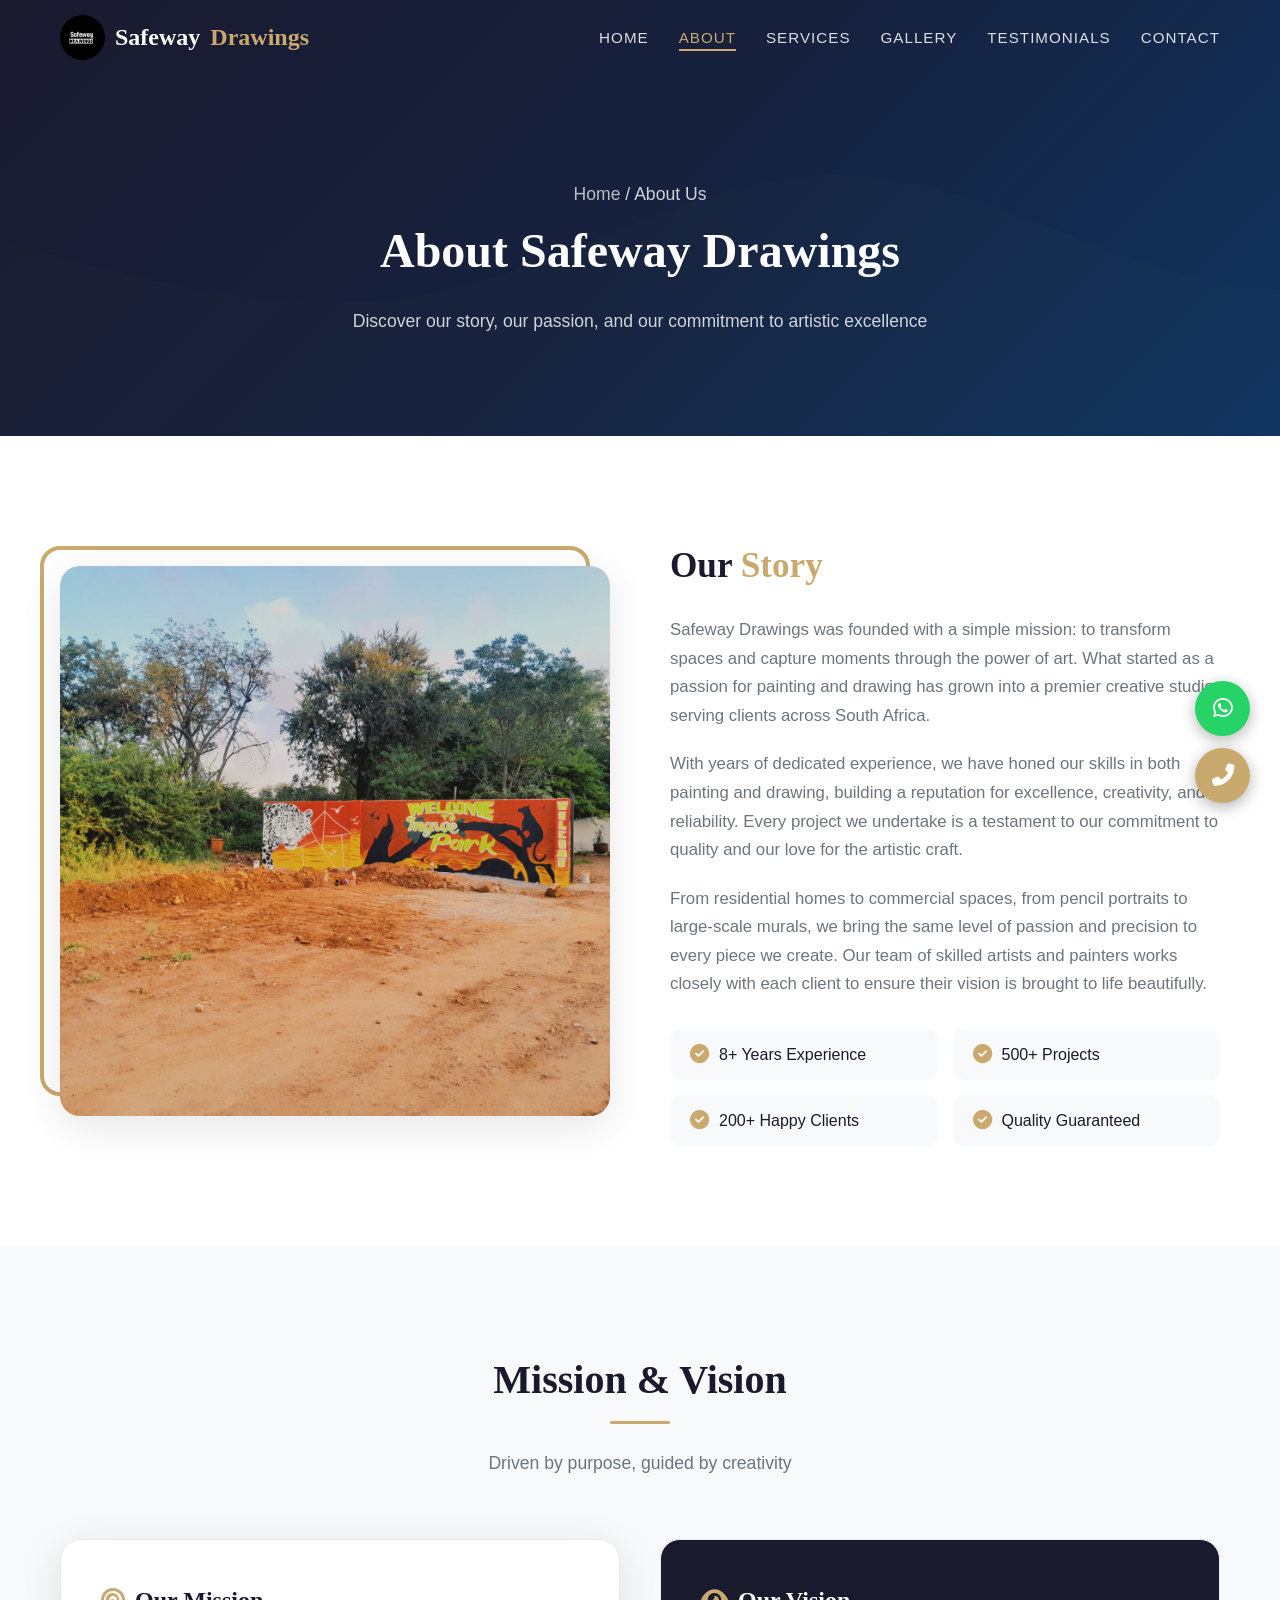
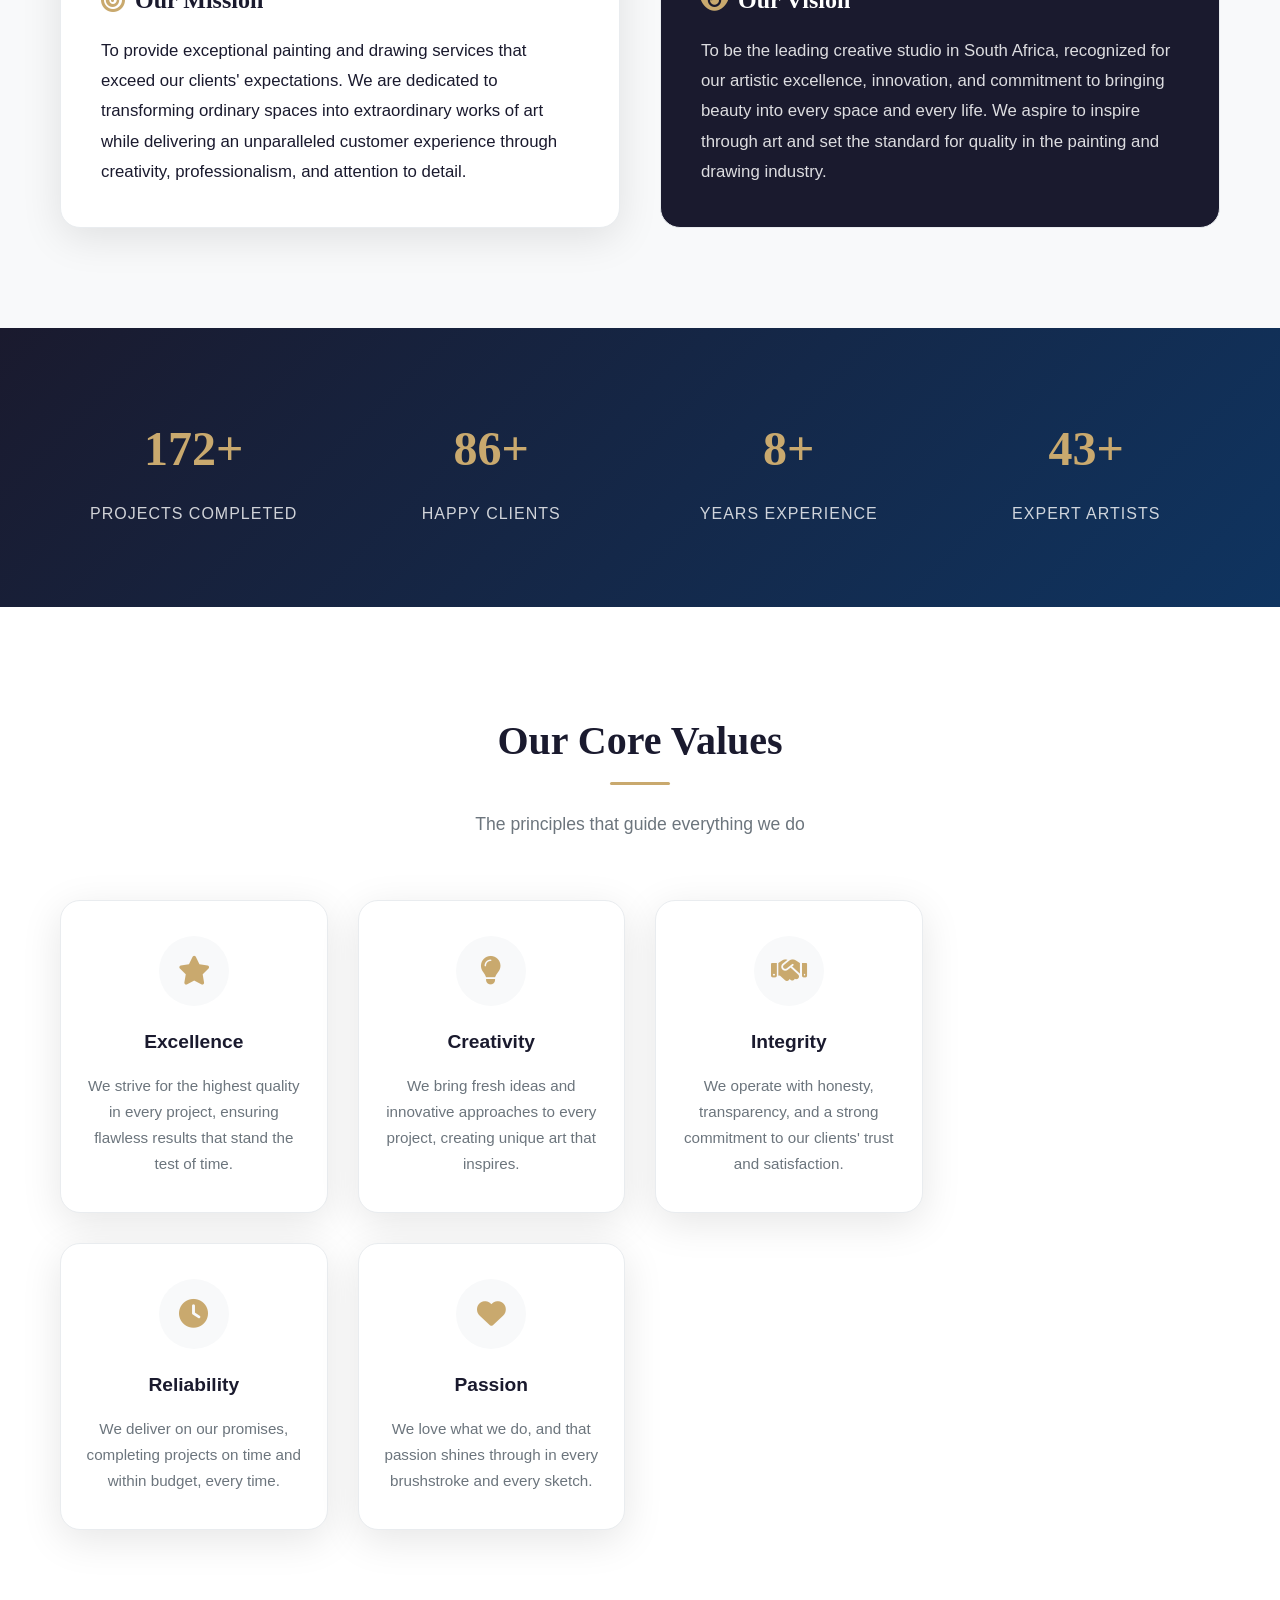
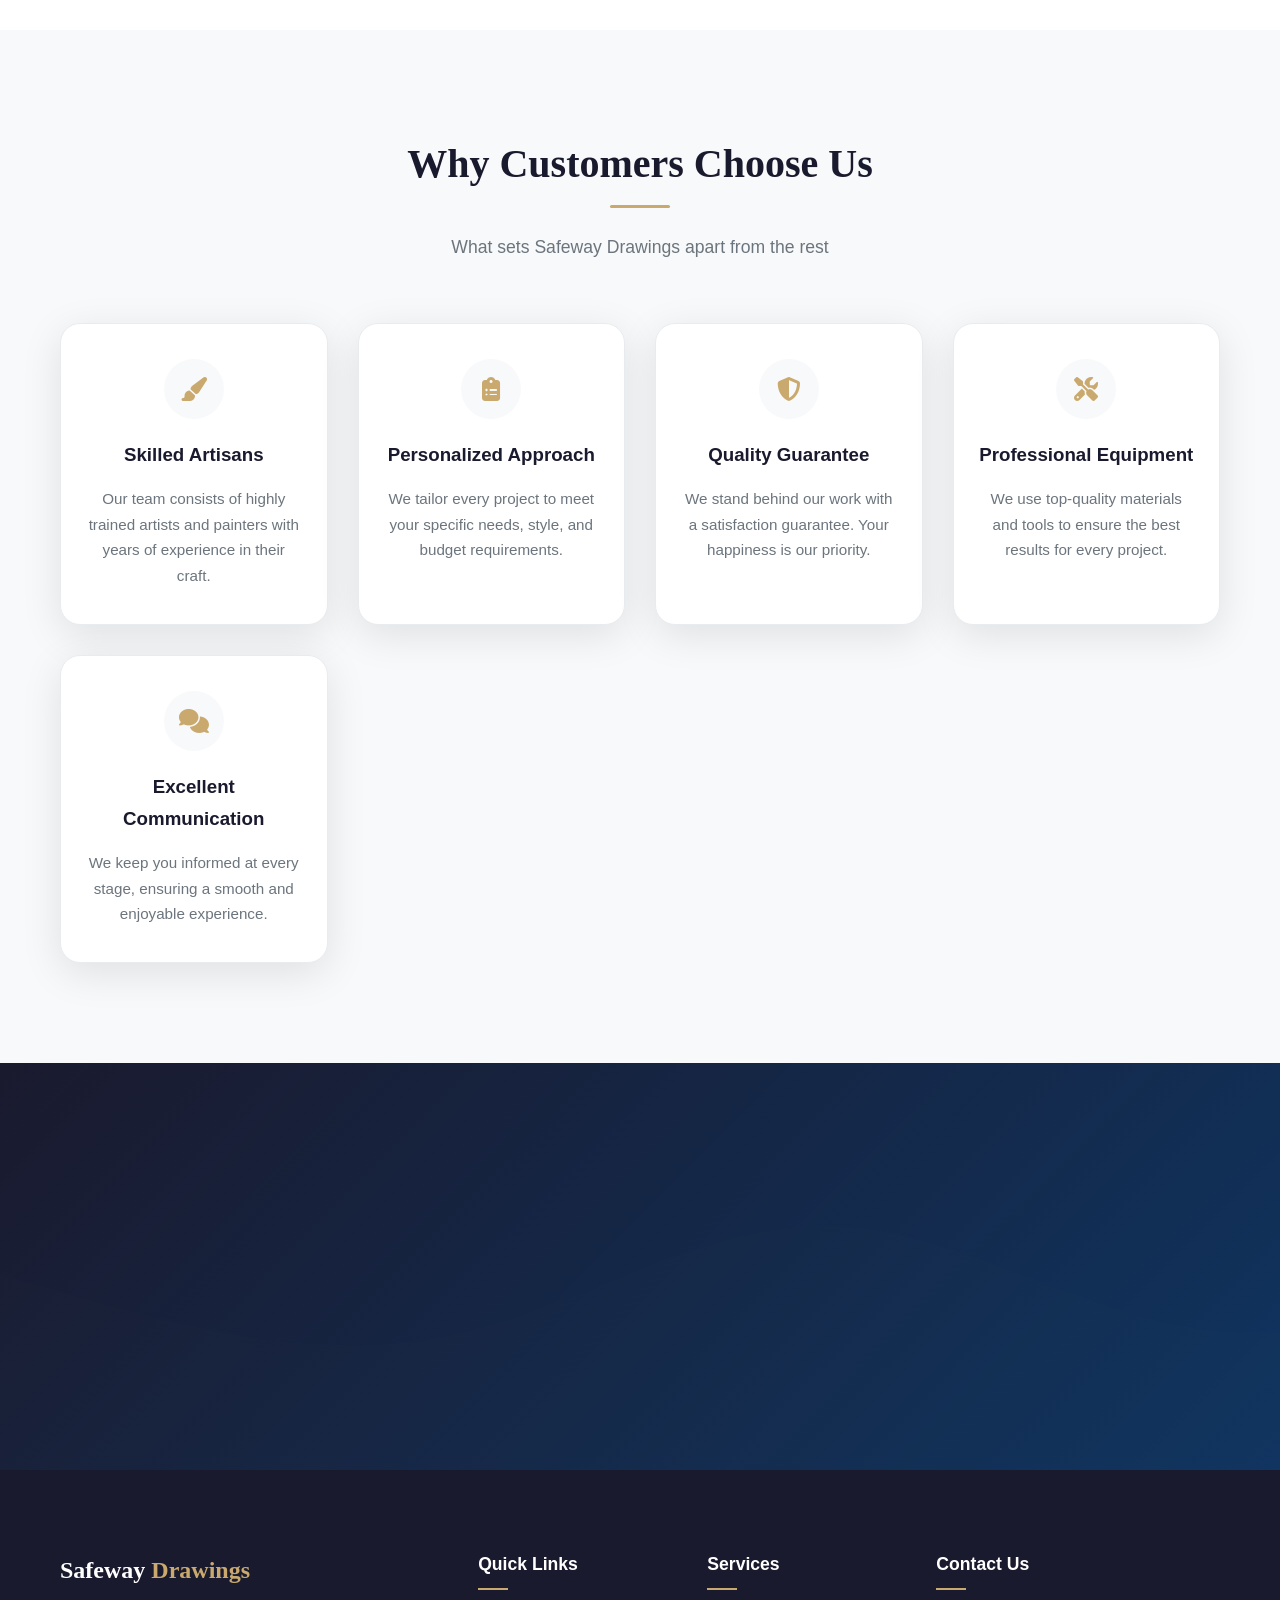
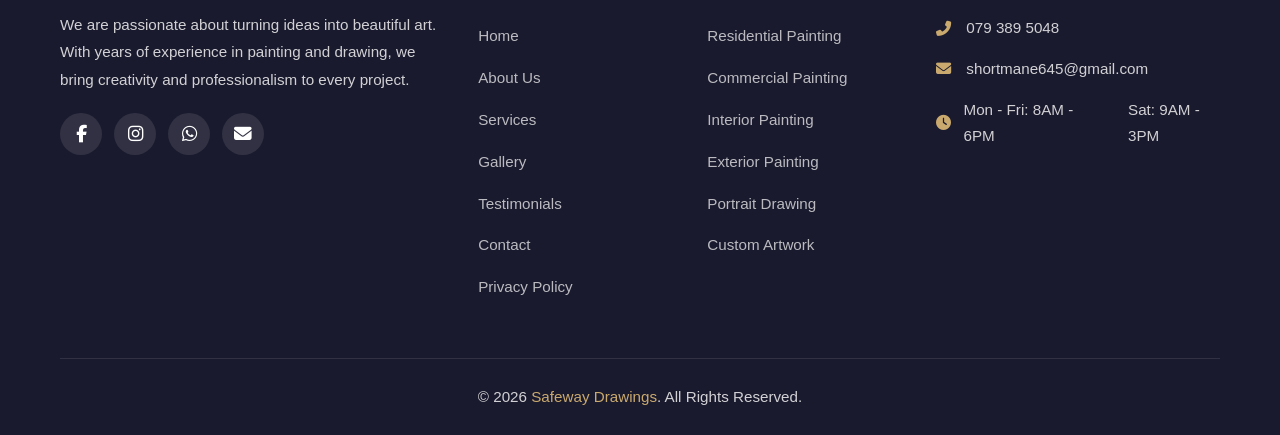
<file: about.html>
<!DOCTYPE html>
<html lang="en">
<head>
    <meta charset="UTF-8">
    <meta name="viewport" content="width=device-width, initial-scale=1.0">
    <meta name="description" content="Learn about Safeway Drawings - our story, mission, vision, and core values. Professional painting and drawing services.">
    <meta name="keywords" content="about Safeway Drawings, painting company, drawing artists, South Africa">
    <meta name="author" content="Safeway Drawings">
    <title>About Us | Safeway Drawings</title>
    <link rel="icon" type="image/jpeg" href="images/Logo.jpg">
    <link rel="stylesheet" href="https://cdnjs.cloudflare.com/ajax/libs/font-awesome/6.5.1/css/all.min.css">
    <link rel="stylesheet" href="style.css">
</head>
<body>

    <!-- ===== Preloader ===== -->
    <div id="preloader">
        <div class="loader">
            <div class="loader-icon"></div>
            <p>Safeway Drawings</p>
        </div>
    </div>

    <!-- ===== Navigation ===== -->
    <nav class="navbar">
        <div class="container">
            <a href="index.html" class="nav-brand">
                <img src="images/Logo.jpg" alt="Safeway Drawings Logo">
                Safeway <span>Drawings</span>
            </a>
            <ul class="nav-links">
                <li><a href="index.html">Home</a></li>
                <li><a href="about.html" class="active">About</a></li>
                <li><a href="service.html">Services</a></li>
                <li><a href="project.html">Gallery</a></li>
                <li><a href="testimonials.html">Testimonials</a></li>
                <li><a href="contact.html">Contact</a></li>
            </ul>
            <div class="hamburger">
                <span></span>
                <span></span>
                <span></span>
            </div>
        </div>
    </nav>

    <!-- ===== Page Banner ===== -->
    <section class="page-banner">
        <div class="container">
            <p class="breadcrumb"><a href="index.html">Home</a> / About Us</p>
            <h1>About Safeway Drawings</h1>
            <p>Discover our story, our passion, and our commitment to artistic excellence</p>
        </div>
    </section>

    <!-- ===== Our Story ===== -->
    <section class="section-padding">
        <div class="container">
            <div class="about-grid">
                <div class="about-image fade-in-left">
                    <img src="images/Painting%20(4).jpg" alt="Safeway Drawings Team">
                </div>
                <div class="about-content fade-in-right">
                    <h2>Our <span>Story</span></h2>
                    <p>Safeway Drawings was founded with a simple mission: to transform spaces and capture moments through the power of art. What started as a passion for painting and drawing has grown into a premier creative studio serving clients across South Africa.</p>
                    <p>With years of dedicated experience, we have honed our skills in both painting and drawing, building a reputation for excellence, creativity, and reliability. Every project we undertake is a testament to our commitment to quality and our love for the artistic craft.</p>
                    <p>From residential homes to commercial spaces, from pencil portraits to large-scale murals, we bring the same level of passion and precision to every piece we create. Our team of skilled artists and painters works closely with each client to ensure their vision is brought to life beautifully.</p>
                    <div class="about-features">
                        <div class="about-feature"><i class="fas fa-check-circle"></i> 8+ Years Experience</div>
                        <div class="about-feature"><i class="fas fa-check-circle"></i> 500+ Projects</div>
                        <div class="about-feature"><i class="fas fa-check-circle"></i> 200+ Happy Clients</div>
                        <div class="about-feature"><i class="fas fa-check-circle"></i> Quality Guaranteed</div>
                    </div>
                </div>
            </div>
        </div>
    </section>

    <!-- ===== Mission & Vision ===== -->
    <section class="section-padding" style="background: var(--off-white);">
        <div class="container">
            <div class="section-title fade-in">
                <h2>Mission & Vision</h2>
                <p>Driven by purpose, guided by creativity</p>
            </div>
            <div class="mission-vision">
                <div class="mission-box fade-in-left">
                    <h3><i class="fas fa-bullseye"></i> Our Mission</h3>
                    <p>To provide exceptional painting and drawing services that exceed our clients' expectations. We are dedicated to transforming ordinary spaces into extraordinary works of art while delivering an unparalleled customer experience through creativity, professionalism, and attention to detail.</p>
                </div>
                <div class="vision-box fade-in-right">
                    <h3><i class="fas fa-eye"></i> Our Vision</h3>
                    <p>To be the leading creative studio in South Africa, recognized for our artistic excellence, innovation, and commitment to bringing beauty into every space and every life. We aspire to inspire through art and set the standard for quality in the painting and drawing industry.</p>
                </div>
            </div>
        </div>
    </section>

    <!-- ===== Stats ===== -->
    <section class="stats-section">
        <div class="container">
            <div class="stats-grid">
                <div class="stat-item fade-in">
                    <div class="number"><span class="counter" data-target="500">0+</span></div>
                    <div class="label">Projects Completed</div>
                </div>
                <div class="stat-item fade-in">
                    <div class="number"><span class="counter" data-target="200">0+</span></div>
                    <div class="label">Happy Clients</div>
                </div>
                <div class="stat-item fade-in">
                    <div class="number"><span class="counter" data-target="8">0+</span></div>
                    <div class="label">Years Experience</div>
                </div>
                <div class="stat-item fade-in">
                    <div class="number"><span class="counter" data-target="50">0+</span></div>
                    <div class="label">Expert Artists</div>
                </div>
            </div>
        </div>
    </section>

    <!-- ===== Core Values ===== -->
    <section class="section-padding">
        <div class="container">
            <div class="section-title fade-in">
                <h2>Our Core Values</h2>
                <p>The principles that guide everything we do</p>
            </div>
            <div class="values-grid">
                <div class="value-card fade-in">
                    <div class="icon"><i class="fas fa-star"></i></div>
                    <h3>Excellence</h3>
                    <p>We strive for the highest quality in every project, ensuring flawless results that stand the test of time.</p>
                </div>
                <div class="value-card fade-in">
                    <div class="icon"><i class="fas fa-lightbulb"></i></div>
                    <h3>Creativity</h3>
                    <p>We bring fresh ideas and innovative approaches to every project, creating unique art that inspires.</p>
                </div>
                <div class="value-card fade-in">
                    <div class="icon"><i class="fas fa-handshake"></i></div>
                    <h3>Integrity</h3>
                    <p>We operate with honesty, transparency, and a strong commitment to our clients' trust and satisfaction.</p>
                </div>
                <div class="value-card fade-in">
                    <div class="icon"><i class="fas fa-users"></i></div>
                    <h3>Collaboration</h3>
                    <p>We work closely with our clients, listening to their needs and involving them throughout the creative process.</p>
                </div>
                <div class="value-card fade-in">
                    <div class="icon"><i class="fas fa-clock"></i></div>
                    <h3>Reliability</h3>
                    <p>We deliver on our promises, completing projects on time and within budget, every time.</p>
                </div>
                <div class="value-card fade-in">
                    <div class="icon"><i class="fas fa-heart"></i></div>
                    <h3>Passion</h3>
                    <p>We love what we do, and that passion shines through in every brushstroke and every sketch.</p>
                </div>
            </div>
        </div>
    </section>

    <!-- ===== Why Choose Us ===== -->
    <section class="section-padding" style="background: var(--off-white);">
        <div class="container">
            <div class="section-title fade-in">
                <h2>Why Customers Choose Us</h2>
                <p>What sets Safeway Drawings apart from the rest</p>
            </div>
            <div class="why-grid">
                <div class="why-card fade-in">
                    <div class="icon"><i class="fas fa-paint-brush"></i></div>
                    <h3>Skilled Artisans</h3>
                    <p>Our team consists of highly trained artists and painters with years of experience in their craft.</p>
                </div>
                <div class="why-card fade-in">
                    <div class="icon"><i class="fas fa-clipboard-list"></i></div>
                    <h3>Personalized Approach</h3>
                    <p>We tailor every project to meet your specific needs, style, and budget requirements.</p>
                </div>
                <div class="why-card fade-in">
                    <div class="icon"><i class="fas fa-shield-alt"></i></div>
                    <h3>Quality Guarantee</h3>
                    <p>We stand behind our work with a satisfaction guarantee. Your happiness is our priority.</p>
                </div>
                <div class="why-card fade-in">
                    <div class="icon"><i class="fas fa-tools"></i></div>
                    <h3>Professional Equipment</h3>
                    <p>We use top-quality materials and tools to ensure the best results for every project.</p>
                </div>
                <div class="why-card fade-in">
                    <div class="icon"><i class="fas fa-comments"></i></div>
                    <h3>Excellent Communication</h3>
                    <p>We keep you informed at every stage, ensuring a smooth and enjoyable experience.</p>
                </div>
                <div class="why-card fade-in">
                    <div class="icon"><i class="fas fa-tag"></i></div>
                    <h3>Competitive Pricing</h3>
                    <p>Premium quality services at fair and transparent prices with no hidden fees.</p>
                </div>
            </div>
        </div>
    </section>

    <!-- ===== CTA Section ===== -->
    <section class="section-padding cta-section">
        <div class="container">
            <div class="cta-content fade-in">
                <h2>Ready to Start Your Project?</h2>
                <p>Let's create something beautiful together. Contact us today for a free consultation and quote.</p>
                <div class="hero-buttons">
                    <a href="tel:+27793895048" class="btn btn-primary"><i class="fas fa-phone-alt"></i> Call Now</a>
                    <a href="contact.html" class="btn btn-secondary"><i class="fas fa-file-invoice"></i> Get a Quote</a>
                </div>
            </div>
        </div>
    </section>

    <!-- ===== Footer ===== -->
    <footer class="footer">
        <div class="container">
            <div class="footer-grid">
                <div class="footer-about">
                    <h3>Safeway <span>Drawings</span></h3>
                    <p>We are passionate about turning ideas into beautiful art. With years of experience in painting and drawing, we bring creativity and professionalism to every project.</p>
                    <div class="footer-social">
                        <a href="#" aria-label="Facebook"><i class="fab fa-facebook-f"></i></a>
                        <a href="#" aria-label="Instagram"><i class="fab fa-instagram"></i></a>
                        <a href="https://wa.me/27793895048" aria-label="WhatsApp"><i class="fab fa-whatsapp"></i></a>
                        <a href="mailto:shortmane645@gmail.com" aria-label="Email"><i class="fas fa-envelope"></i></a>
                    </div>
                </div>
                <div>
                    <h4>Quick Links</h4>
                    <div class="footer-links">
                        <a href="index.html">Home</a>
                        <a href="about.html">About Us</a>
                        <a href="service.html">Services</a>
                        <a href="project.html">Gallery</a>
                        <a href="testimonials.html">Testimonials</a>
                        <a href="contact.html">Contact</a>
                        <a href="privacy.html">Privacy Policy</a>
                    </div>
                </div>
                <div>
                    <h4>Services</h4>
                    <div class="footer-links">
                        <a href="service.html">Residential Painting</a>
                        <a href="service.html">Commercial Painting</a>
                        <a href="service.html">Interior Painting</a>
                        <a href="service.html">Exterior Painting</a>
                        <a href="service.html">Portrait Drawing</a>
                        <a href="service.html">Custom Artwork</a>
                    </div>
                </div>
                <div>
                    <h4>Contact Us</h4>
                    <div class="footer-contact">
                        <p><i class="fas fa-phone-alt"></i> <a href="tel:+27793895048">079 389 5048</a></p>
                        <p><i class="fas fa-envelope"></i> <a href="mailto:shortmane645@gmail.com">shortmane645@gmail.com</a></p>
                        <p><i class="fas fa-clock"></i> Mon - Fri: 8AM - 6PM<br><span style="margin-left: 30px;">Sat: 9AM - 3PM</span></p>
                    </div>
                </div>
            </div>
            <div class="footer-bottom">
                <p>&copy; 2026 <span>Safeway Drawings</span>. All Rights Reserved.</p>
            </div>
        </div>
    </footer>

    <!-- ===== Floating Buttons ===== -->
    <div class="floating-buttons">
        <a href="https://wa.me/27793895048" target="_blank" rel="noopener noreferrer" class="floating-btn whatsapp" aria-label="Chat on WhatsApp">
            <i class="fab fa-whatsapp"></i>
            <span class="tooltip">WhatsApp</span>
        </a>
        <a href="tel:+27793895048" class="floating-btn call" aria-label="Call Us">
            <i class="fas fa-phone-alt"></i>
            <span class="tooltip">Call Now</span>
        </a>
        <button class="floating-btn back-to-top" aria-label="Back to Top">
            <i class="fas fa-arrow-up"></i>
            <span class="tooltip">Top</span>
        </button>
    </div>

    <script src="script.js"></script>
</body>
</html>
</file>
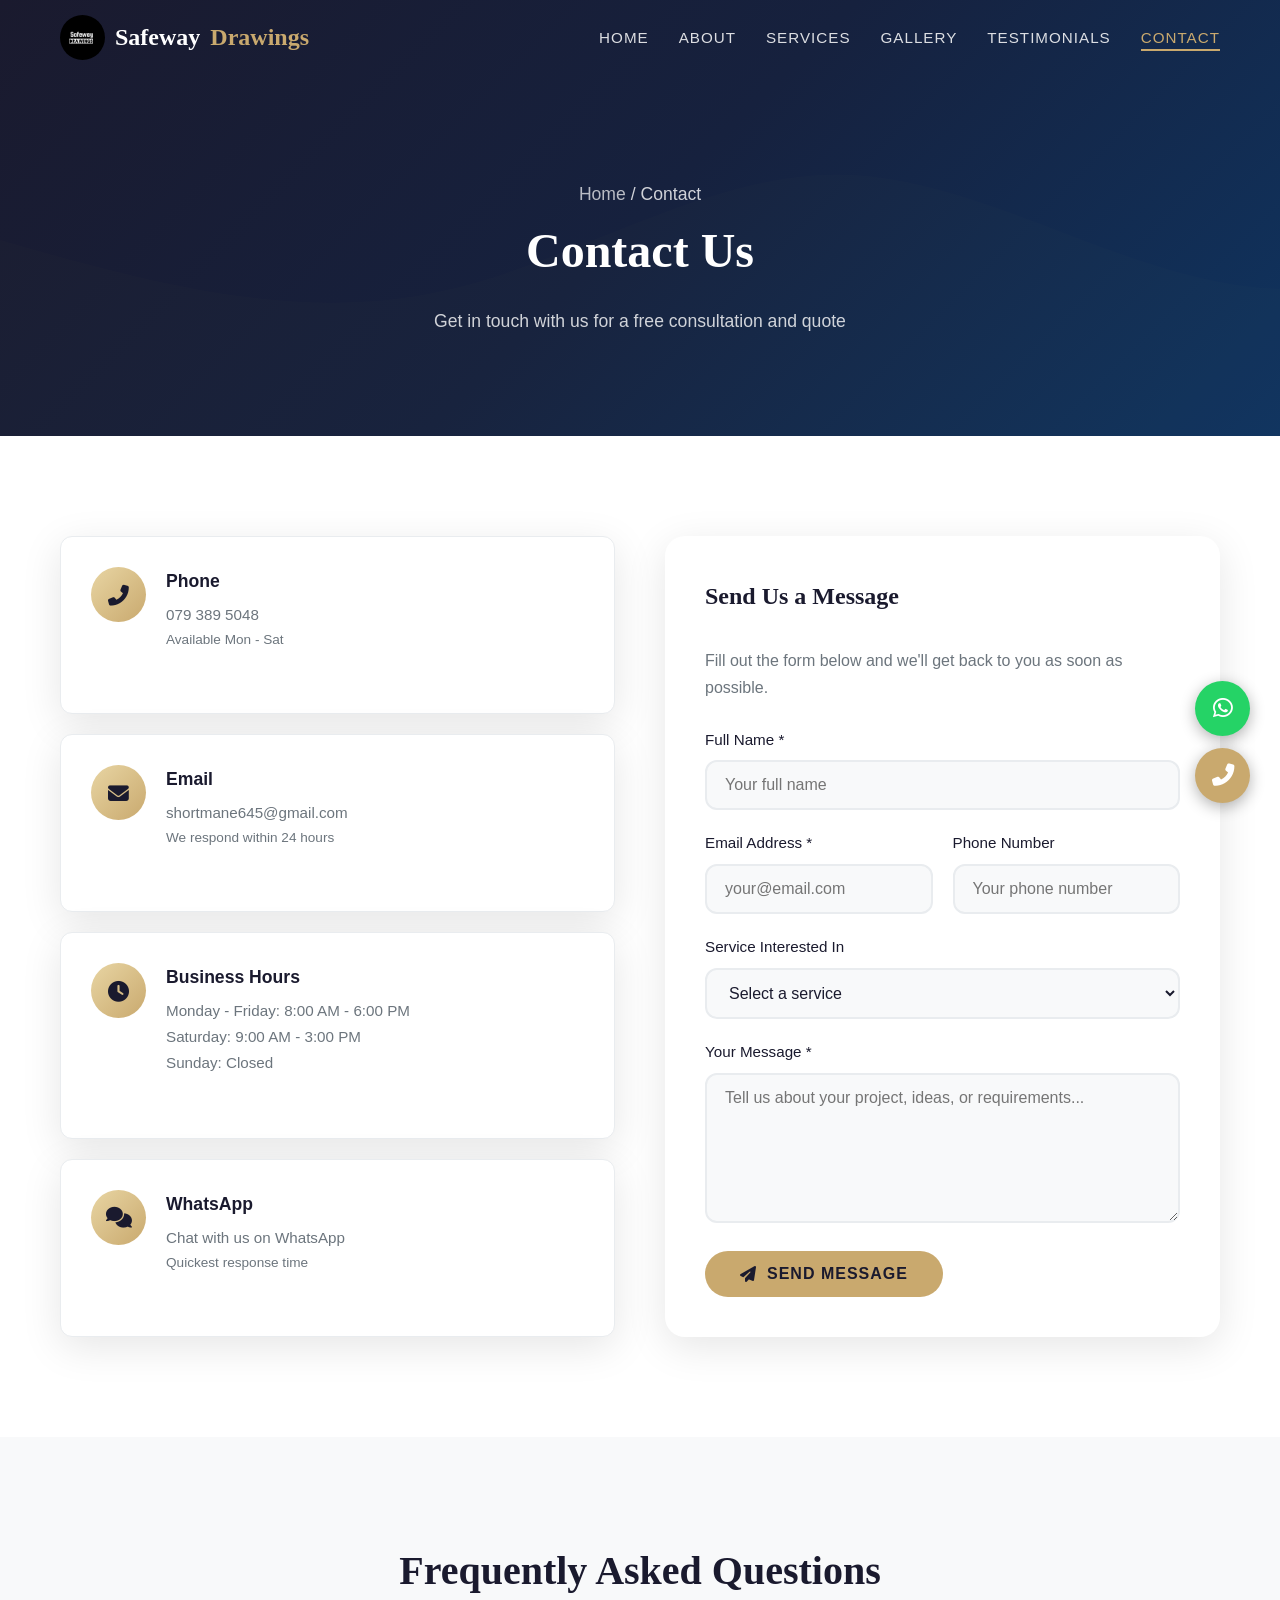
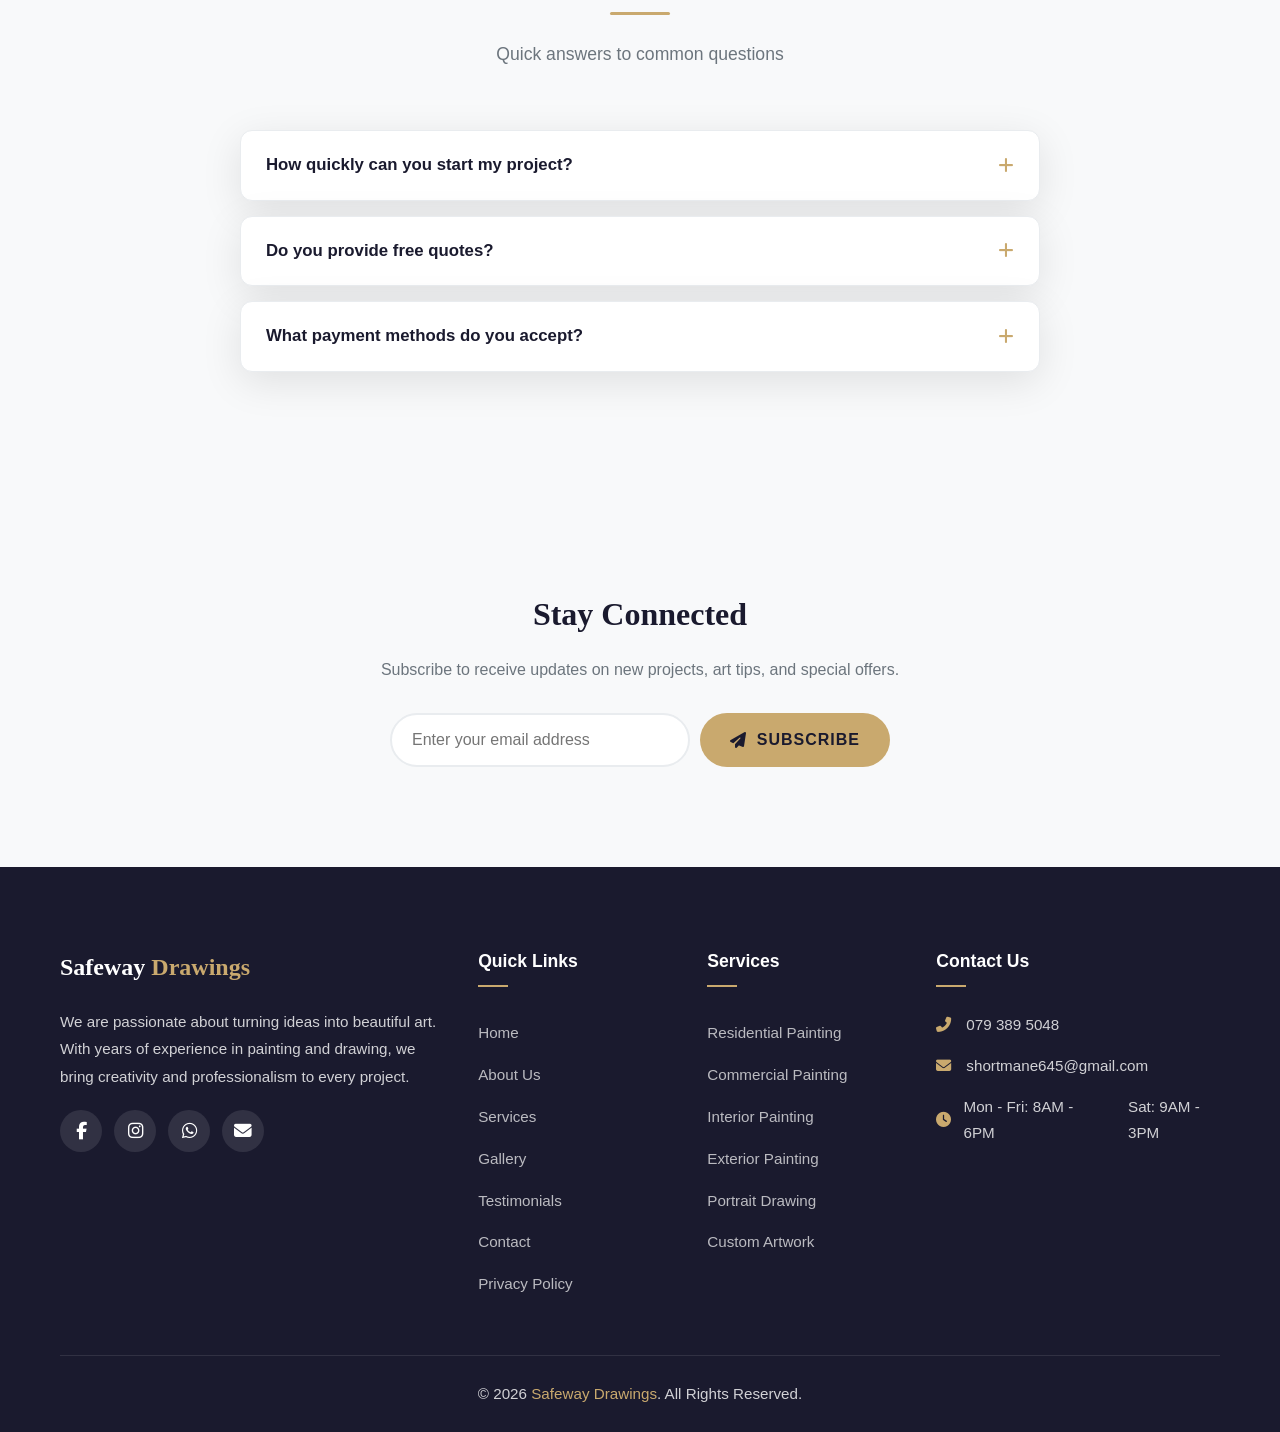
<file: contact.html>
<!DOCTYPE html>
<html lang="en">
<head>
    <meta charset="UTF-8">
    <meta name="viewport" content="width=device-width, initial-scale=1.0">
    <meta name="description" content="Contact Safeway Drawings for painting and drawing services. Get a free quote today. Phone: 079 389 5048, Email: shortmane645@gmail.com">
    <meta name="keywords" content="contact Safeway Drawings, painting quote, drawing services, South Africa">
    <meta name="author" content="Safeway Drawings">
    <title>Contact Us | Safeway Drawings</title>
    <link rel="icon" type="image/jpeg" href="images/Logo.jpg">
    <link rel="stylesheet" href="https://cdnjs.cloudflare.com/ajax/libs/font-awesome/6.5.1/css/all.min.css">
    <link rel="stylesheet" href="style.css">
</head>
<body>

    <!-- ===== Preloader ===== -->
    <div id="preloader">
        <div class="loader">
            <div class="loader-icon"></div>
            <p>Safeway Drawings</p>
        </div>
    </div>

    <!-- ===== Navigation ===== -->
    <nav class="navbar">
        <div class="container">
            <a href="index.html" class="nav-brand">
                <img src="images/Logo.jpg" alt="Safeway Drawings Logo">
                Safeway <span>Drawings</span>
            </a>
            <ul class="nav-links">
                <li><a href="index.html">Home</a></li>
                <li><a href="about.html">About</a></li>
                <li><a href="service.html">Services</a></li>
                <li><a href="project.html">Gallery</a></li>
                <li><a href="testimonials.html">Testimonials</a></li>
                <li><a href="contact.html" class="active">Contact</a></li>
            </ul>
            <div class="hamburger">
                <span></span>
                <span></span>
                <span></span>
            </div>
        </div>
    </nav>

    <!-- ===== Page Banner ===== -->
    <section class="page-banner">
        <div class="container">
            <p class="breadcrumb"><a href="index.html">Home</a> / Contact</p>
            <h1>Contact Us</h1>
            <p>Get in touch with us for a free consultation and quote</p>
        </div>
    </section>

    <!-- ===== Contact Section ===== -->
    <section class="section-padding">
        <div class="container">
            <div class="contact-grid">
                <div class="contact-info-cards fade-in-left">
                    <div class="contact-card">
                        <div class="icon"><i class="fas fa-phone-alt"></i></div>
                        <div>
                            <h4>Phone</h4>
                            <p><a href="tel:+27793895048">079 389 5048</a></p>
                            <p style="font-size: 0.85rem; color: var(--gray);">Available Mon - Sat</p>
                        </div>
                    </div>
                    <div class="contact-card">
                        <div class="icon"><i class="fas fa-envelope"></i></div>
                        <div>
                            <h4>Email</h4>
                            <p><a href="mailto:shortmane645@gmail.com">shortmane645@gmail.com</a></p>
                            <p style="font-size: 0.85rem; color: var(--gray);">We respond within 24 hours</p>
                        </div>
                    </div>
                    <div class="contact-card">
                        <div class="icon"><i class="fas fa-clock"></i></div>
                        <div>
                            <h4>Business Hours</h4>
                            <p>Monday - Friday: 8:00 AM - 6:00 PM</p>
                            <p>Saturday: 9:00 AM - 3:00 PM</p>
                            <p>Sunday: Closed</p>
                        </div>
                    </div>
                    <div class="contact-card">
                        <div class="icon"><i class="fas fa-comments"></i></div>
                        <div>
                            <h4>WhatsApp</h4>
                            <p><a href="https://wa.me/27793895048" target="_blank" rel="noopener noreferrer">Chat with us on WhatsApp</a></p>
                            <p style="font-size: 0.85rem; color: var(--gray);">Quickest response time</p>
                        </div>
                    </div>
                </div>
                <div class="contact-form fade-in-right">
                    <h3>Send Us a Message</h3>
                    <p style="margin-bottom: 25px; color: var(--gray);">Fill out the form below and we'll get back to you as soon as possible.</p>
                    <form id="contactForm">
                        <div class="form-group">
                            <label for="name">Full Name *</label>
                            <input type="text" id="name" name="name" required placeholder="Your full name">
                            <span class="error">Please enter your name</span>
                        </div>
                        <div class="form-row">
                            <div class="form-group">
                                <label for="email">Email Address *</label>
                                <input type="email" id="email" name="email" required placeholder="your@email.com">
                                <span class="error">Please enter a valid email</span>
                            </div>
                            <div class="form-group">
                                <label for="phone">Phone Number</label>
                                <input type="tel" id="phone" name="phone" placeholder="Your phone number">
                            </div>
                        </div>
                        <div class="form-group">
                            <label for="subject">Service Interested In</label>
                            <select id="subject" name="subject">
                                <option value="">Select a service</option>
                                <option value="residential">Residential Painting</option>
                                <option value="commercial">Commercial Painting</option>
                                <option value="interior">Interior Painting</option>
                                <option value="exterior">Exterior Painting</option>
                                <option value="portrait">Portrait Drawing</option>
                                <option value="sketches">Pencil Sketches</option>
                                <option value="digital">Digital Art</option>
                                <option value="custom">Custom Artwork</option>
                                <option value="other">Other</option>
                            </select>
                        </div>
                        <div class="form-group">
                            <label for="message">Your Message *</label>
                            <textarea id="message" name="message" required placeholder="Tell us about your project, ideas, or requirements..."></textarea>
                            <span class="error">Please enter your message</span>
                        </div>
                        <button type="submit" class="btn btn-primary"><i class="fas fa-paper-plane"></i> Send Message</button>
                    </form>
                </div>
            </div>
        </div>
    </section>

    <!-- ===== FAQ Section ===== -->
    <section class="section-padding" style="background: var(--off-white);">
        <div class="container">
            <div class="section-title fade-in">
                <h2>Frequently Asked Questions</h2>
                <p>Quick answers to common questions</p>
            </div>
            <div class="faq-list">
                <div class="faq-item fade-in">
                    <div class="faq-question">
                        <span>How quickly can you start my project?</span>
                        <i class="fas fa-plus"></i>
                    </div>
                    <div class="faq-answer">
                        <p>We typically start projects within a few days of agreement. Timelines depend on the scope and complexity of the project. Contact us for a specific timeline for your project.</p>
                    </div>
                </div>
                <div class="faq-item fade-in">
                    <div class="faq-question">
                        <span>Do you provide free quotes?</span>
                        <i class="fas fa-plus"></i>
                    </div>
                    <div class="faq-answer">
                        <p>Yes, we offer free, no-obligation quotes for all our services. Simply contact us with details about your project, and we'll provide a transparent estimate.</p>
                    </div>
                </div>
                <div class="faq-item fade-in">
                    <div class="faq-question">
                        <span>What payment methods do you accept?</span>
                        <i class="fas fa-plus"></i>
                    </div>
                    <div class="faq-answer">
                        <p>We accept various payment methods including bank transfers, cash, and mobile payments. Specific payment terms will be discussed during the quotation process.</p>
                    </div>
                </div>
            </div>
        </div>
    </section>

    <!-- ===== Newsletter ===== -->
    <section class="section-padding newsletter">
        <div class="container">
            <div class="newsletter-box fade-in">
                <h3>Stay Connected</h3>
                <p>Subscribe to receive updates on new projects, art tips, and special offers.</p>
                <form class="newsletter-form">
                    <input type="email" placeholder="Enter your email address" required>
                    <button type="submit" class="btn btn-primary"><i class="fas fa-paper-plane"></i> Subscribe</button>
                </form>
            </div>
        </div>
    </section>

    <!-- ===== Footer ===== -->
    <footer class="footer">
        <div class="container">
            <div class="footer-grid">
                <div class="footer-about">
                    <h3>Safeway <span>Drawings</span></h3>
                    <p>We are passionate about turning ideas into beautiful art. With years of experience in painting and drawing, we bring creativity and professionalism to every project.</p>
                    <div class="footer-social">
                        <a href="#" aria-label="Facebook"><i class="fab fa-facebook-f"></i></a>
                        <a href="#" aria-label="Instagram"><i class="fab fa-instagram"></i></a>
                        <a href="https://wa.me/27793895048" aria-label="WhatsApp"><i class="fab fa-whatsapp"></i></a>
                        <a href="mailto:shortmane645@gmail.com" aria-label="Email"><i class="fas fa-envelope"></i></a>
                    </div>
                </div>
                <div>
                    <h4>Quick Links</h4>
                    <div class="footer-links">
                        <a href="index.html">Home</a>
                        <a href="about.html">About Us</a>
                        <a href="service.html">Services</a>
                        <a href="project.html">Gallery</a>
                        <a href="testimonials.html">Testimonials</a>
                        <a href="contact.html">Contact</a>
                        <a href="privacy.html">Privacy Policy</a>
                    </div>
                </div>
                <div>
                    <h4>Services</h4>
                    <div class="footer-links">
                        <a href="service.html">Residential Painting</a>
                        <a href="service.html">Commercial Painting</a>
                        <a href="service.html">Interior Painting</a>
                        <a href="service.html">Exterior Painting</a>
                        <a href="service.html">Portrait Drawing</a>
                        <a href="service.html">Custom Artwork</a>
                    </div>
                </div>
                <div>
                    <h4>Contact Us</h4>
                    <div class="footer-contact">
                        <p><i class="fas fa-phone-alt"></i> <a href="tel:+27793895048">079 389 5048</a></p>
                        <p><i class="fas fa-envelope"></i> <a href="mailto:shortmane645@gmail.com">shortmane645@gmail.com</a></p>
                        <p><i class="fas fa-clock"></i> Mon - Fri: 8AM - 6PM<br><span style="margin-left: 30px;">Sat: 9AM - 3PM</span></p>
                    </div>
                </div>
            </div>
            <div class="footer-bottom">
                <p>&copy; 2026 <span>Safeway Drawings</span>. All Rights Reserved.</p>
            </div>
        </div>
    </footer>

    <!-- ===== Floating Buttons ===== -->
    <div class="floating-buttons">
        <a href="https://wa.me/27793895048" target="_blank" rel="noopener noreferrer" class="floating-btn whatsapp" aria-label="Chat on WhatsApp">
            <i class="fab fa-whatsapp"></i>
            <span class="tooltip">WhatsApp</span>
        </a>
        <a href="tel:+27793895048" class="floating-btn call" aria-label="Call Us">
            <i class="fas fa-phone-alt"></i>
            <span class="tooltip">Call Now</span>
        </a>
        <button class="floating-btn back-to-top" aria-label="Back to Top">
            <i class="fas fa-arrow-up"></i>
            <span class="tooltip">Top</span>
        </button>
    </div>

    <script src="script.js"></script>
</body>
</html>
</file>
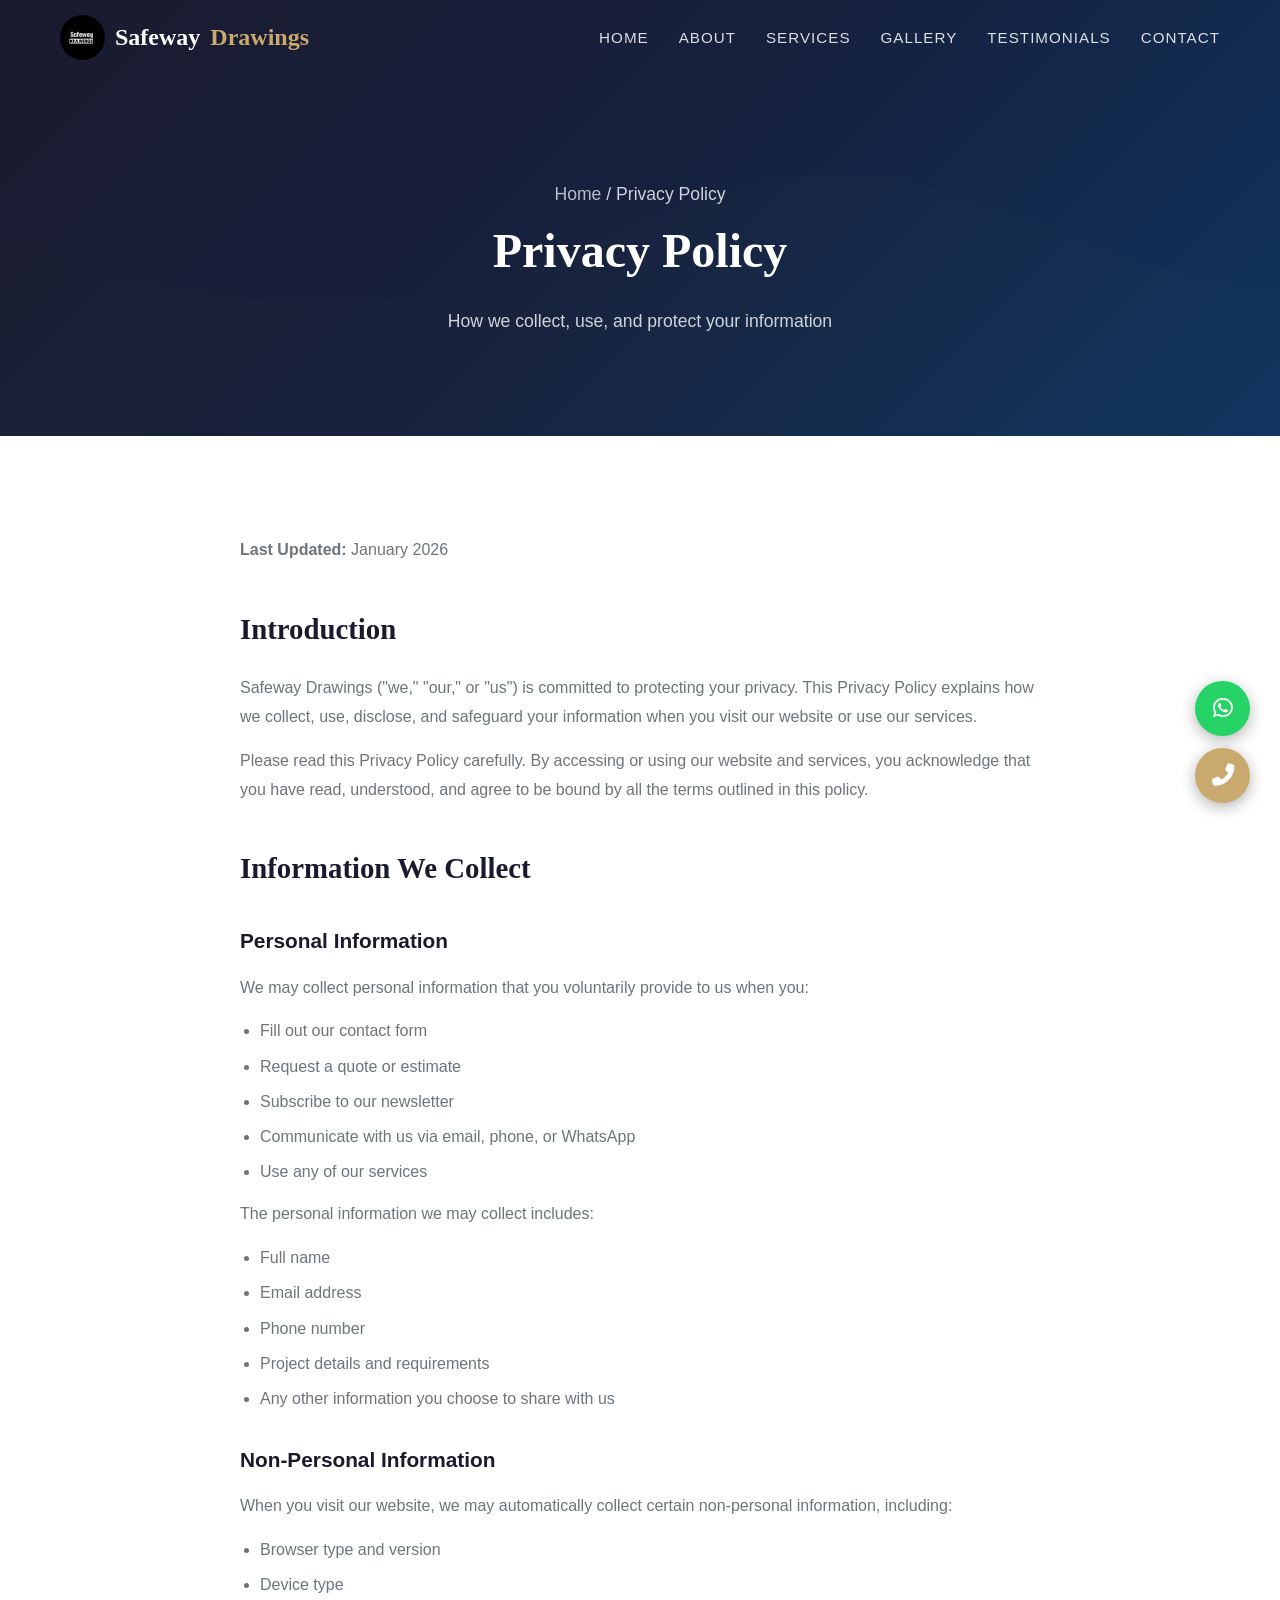
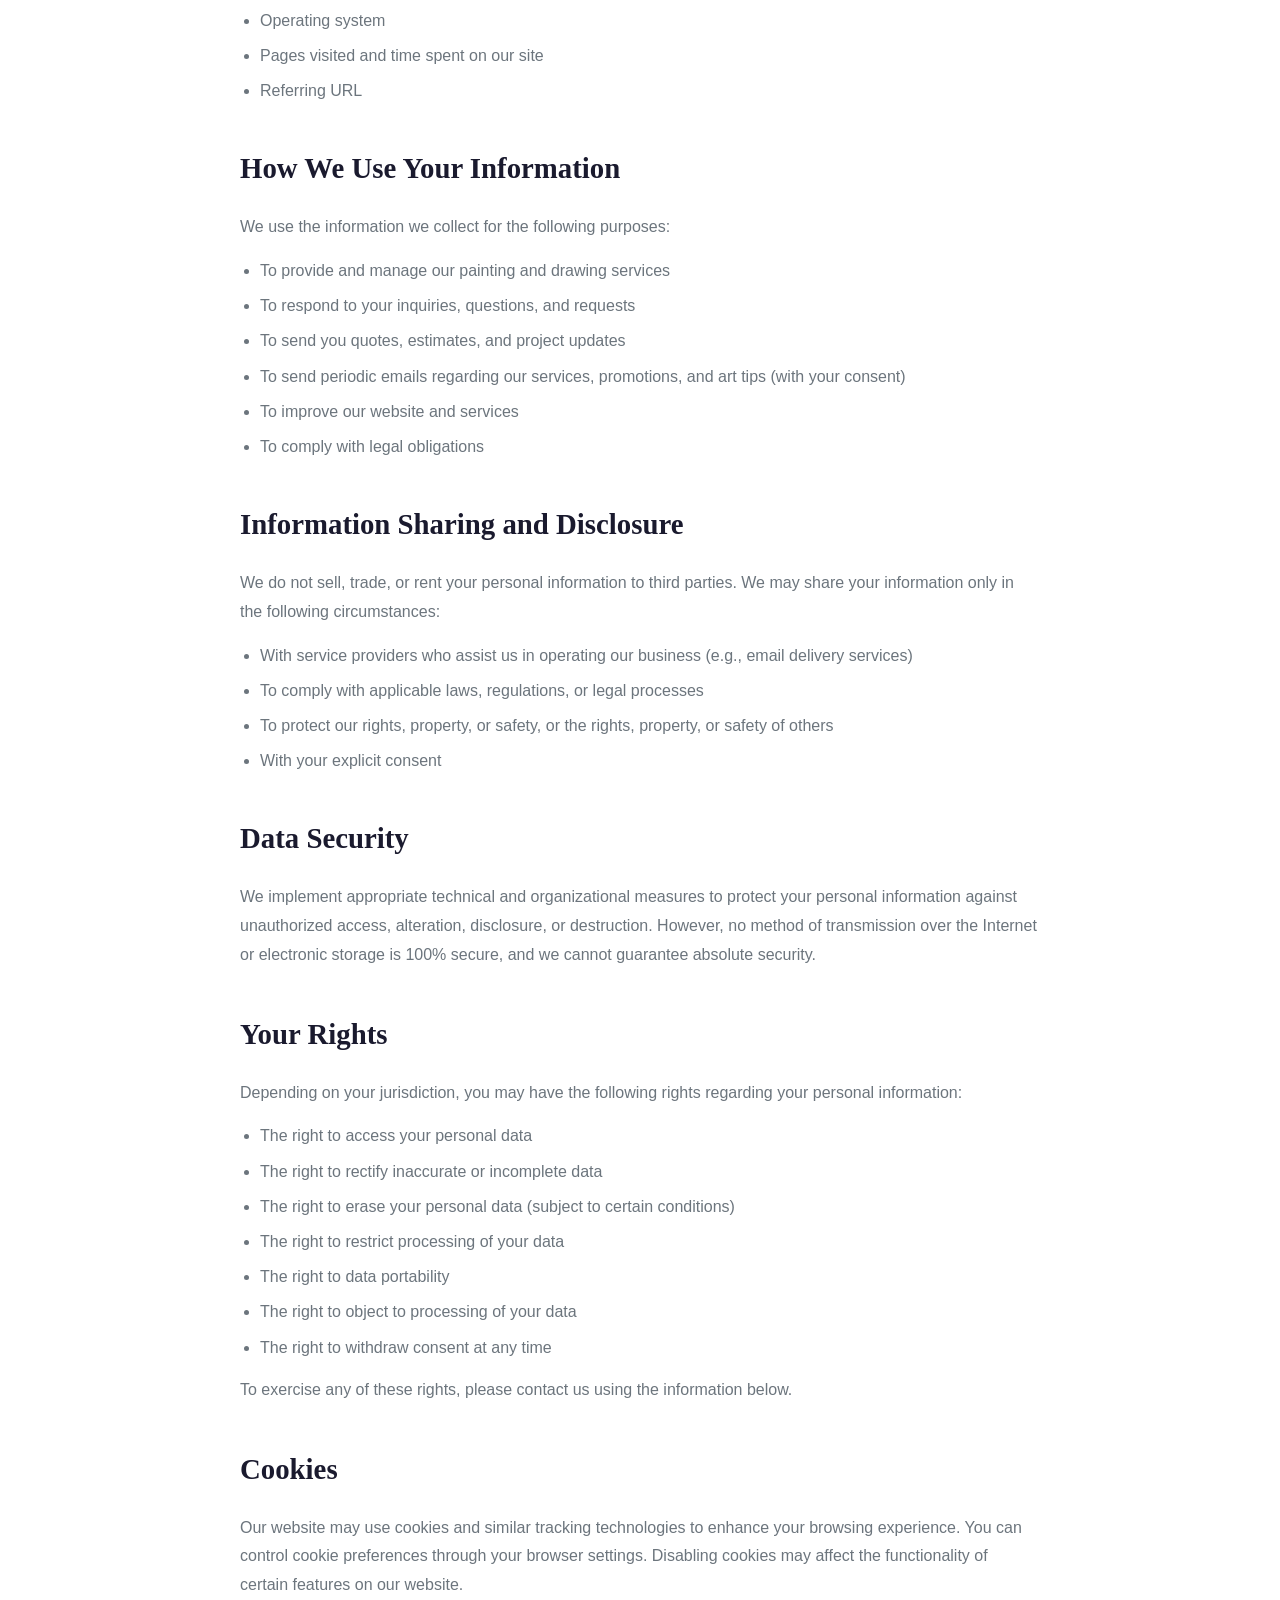
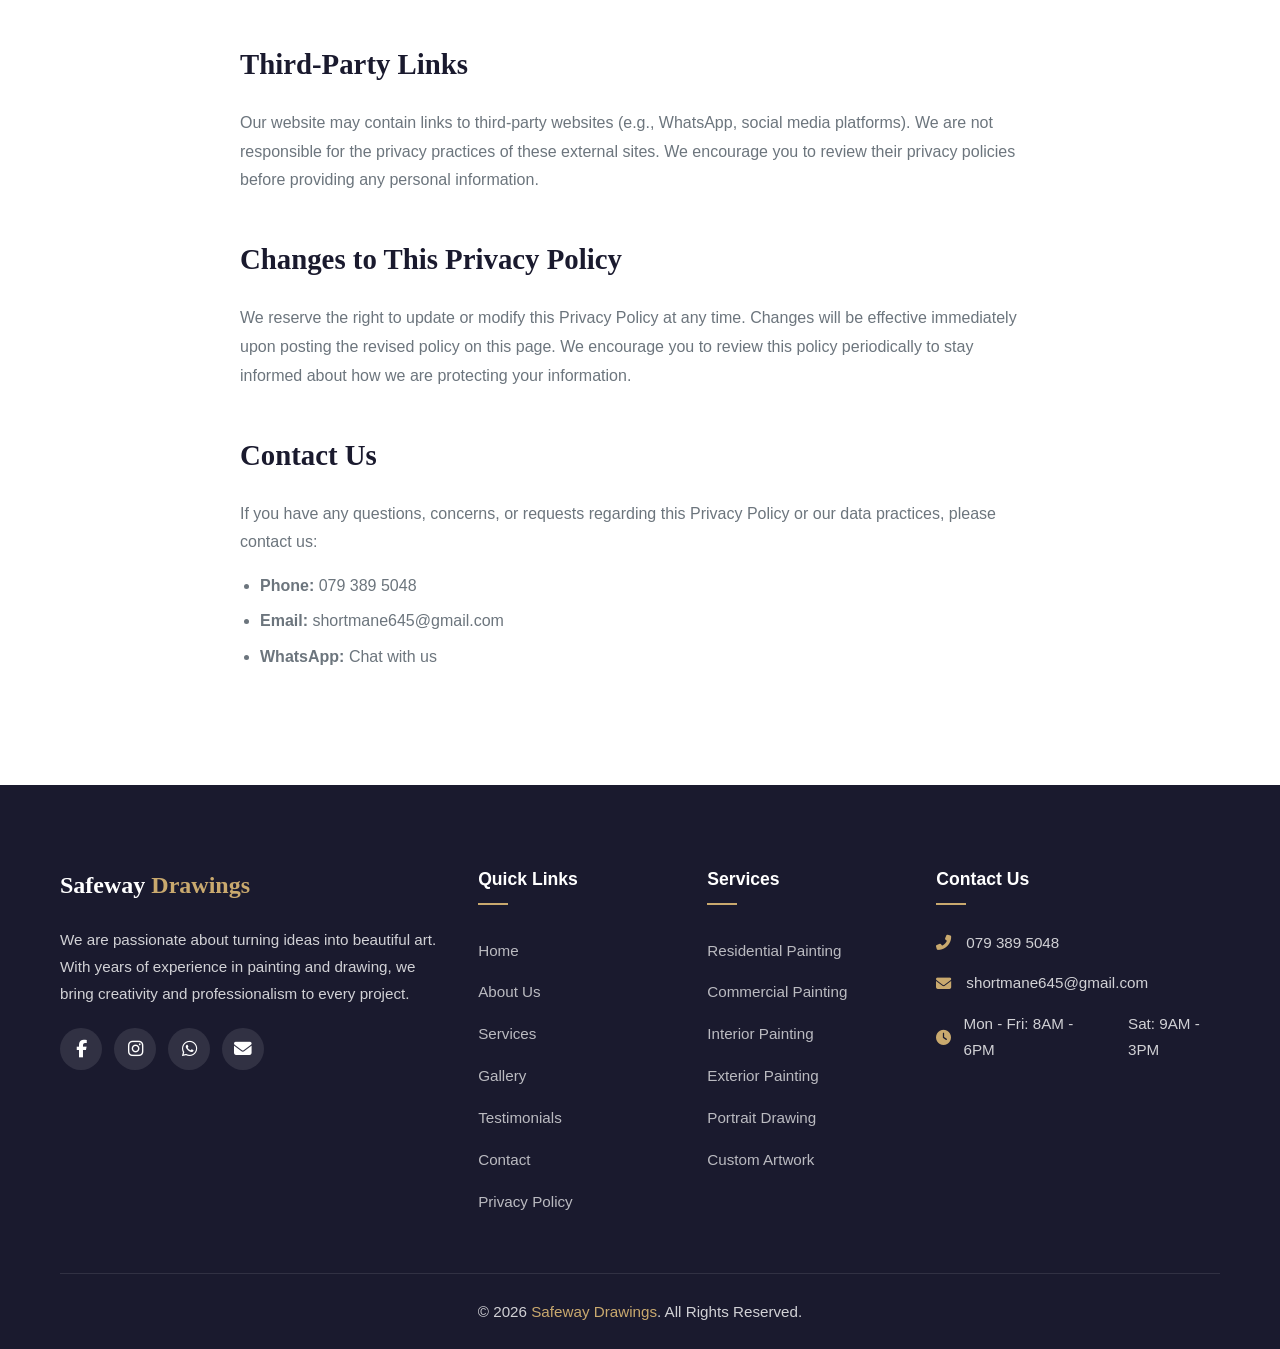
<file: privacy.html>
<!DOCTYPE html>
<html lang="en">
<head>
    <meta charset="UTF-8">
    <meta name="viewport" content="width=device-width, initial-scale=1.0">
    <meta name="description" content="Privacy Policy for Safeway Drawings. Learn how we collect, use, and protect your personal information.">
    <meta name="author" content="Safeway Drawings">
    <title>Privacy Policy | Safeway Drawings</title>
    <link rel="icon" type="image/jpeg" href="images/Logo.jpg">
    <link rel="stylesheet" href="https://cdnjs.cloudflare.com/ajax/libs/font-awesome/6.5.1/css/all.min.css">
    <link rel="stylesheet" href="style.css">
</head>
<body>

    <!-- ===== Preloader ===== -->
    <div id="preloader">
        <div class="loader">
            <div class="loader-icon"></div>
            <p>Safeway Drawings</p>
        </div>
    </div>

    <!-- ===== Navigation ===== -->
    <nav class="navbar">
        <div class="container">
            <a href="index.html" class="nav-brand">
                <img src="images/Logo.jpg" alt="Safeway Drawings Logo">
                Safeway <span>Drawings</span>
            </a>
            <ul class="nav-links">
                <li><a href="index.html">Home</a></li>
                <li><a href="about.html">About</a></li>
                <li><a href="service.html">Services</a></li>
                <li><a href="project.html">Gallery</a></li>
                <li><a href="testimonials.html">Testimonials</a></li>
                <li><a href="contact.html">Contact</a></li>
            </ul>
            <div class="hamburger">
                <span></span>
                <span></span>
                <span></span>
            </div>
        </div>
    </nav>

    <!-- ===== Page Banner ===== -->
    <section class="page-banner">
        <div class="container">
            <p class="breadcrumb"><a href="index.html">Home</a> / Privacy Policy</p>
            <h1>Privacy Policy</h1>
            <p>How we collect, use, and protect your information</p>
        </div>
    </section>

    <!-- ===== Privacy Content ===== -->
    <section class="section-padding">
        <div class="container">
            <div class="privacy-content fade-in">
                <p style="color: var(--gray); margin-bottom: 30px;"><strong>Last Updated:</strong> January 2026</p>
                
                <h2>Introduction</h2>
                <p>Safeway Drawings ("we," "our," or "us") is committed to protecting your privacy. This Privacy Policy explains how we collect, use, disclose, and safeguard your information when you visit our website or use our services.</p>
                <p>Please read this Privacy Policy carefully. By accessing or using our website and services, you acknowledge that you have read, understood, and agree to be bound by all the terms outlined in this policy.</p>

                <h2>Information We Collect</h2>
                <h3>Personal Information</h3>
                <p>We may collect personal information that you voluntarily provide to us when you:</p>
                <ul>
                    <li>Fill out our contact form</li>
                    <li>Request a quote or estimate</li>
                    <li>Subscribe to our newsletter</li>
                    <li>Communicate with us via email, phone, or WhatsApp</li>
                    <li>Use any of our services</li>
                </ul>
                <p>The personal information we may collect includes:</p>
                <ul>
                    <li>Full name</li>
                    <li>Email address</li>
                    <li>Phone number</li>
                    <li>Project details and requirements</li>
                    <li>Any other information you choose to share with us</li>
                </ul>

                <h3>Non-Personal Information</h3>
                <p>When you visit our website, we may automatically collect certain non-personal information, including:</p>
                <ul>
                    <li>Browser type and version</li>
                    <li>Device type</li>
                    <li>Operating system</li>
                    <li>Pages visited and time spent on our site</li>
                    <li>Referring URL</li>
                </ul>

                <h2>How We Use Your Information</h2>
                <p>We use the information we collect for the following purposes:</p>
                <ul>
                    <li>To provide and manage our painting and drawing services</li>
                    <li>To respond to your inquiries, questions, and requests</li>
                    <li>To send you quotes, estimates, and project updates</li>
                    <li>To send periodic emails regarding our services, promotions, and art tips (with your consent)</li>
                    <li>To improve our website and services</li>
                    <li>To comply with legal obligations</li>
                </ul>

                <h2>Information Sharing and Disclosure</h2>
                <p>We do not sell, trade, or rent your personal information to third parties. We may share your information only in the following circumstances:</p>
                <ul>
                    <li>With service providers who assist us in operating our business (e.g., email delivery services)</li>
                    <li>To comply with applicable laws, regulations, or legal processes</li>
                    <li>To protect our rights, property, or safety, or the rights, property, or safety of others</li>
                    <li>With your explicit consent</li>
                </ul>

                <h2>Data Security</h2>
                <p>We implement appropriate technical and organizational measures to protect your personal information against unauthorized access, alteration, disclosure, or destruction. However, no method of transmission over the Internet or electronic storage is 100% secure, and we cannot guarantee absolute security.</p>

                <h2>Your Rights</h2>
                <p>Depending on your jurisdiction, you may have the following rights regarding your personal information:</p>
                <ul>
                    <li>The right to access your personal data</li>
                    <li>The right to rectify inaccurate or incomplete data</li>
                    <li>The right to erase your personal data (subject to certain conditions)</li>
                    <li>The right to restrict processing of your data</li>
                    <li>The right to data portability</li>
                    <li>The right to object to processing of your data</li>
                    <li>The right to withdraw consent at any time</li>
                </ul>
                <p>To exercise any of these rights, please contact us using the information below.</p>

                <h2>Cookies</h2>
                <p>Our website may use cookies and similar tracking technologies to enhance your browsing experience. You can control cookie preferences through your browser settings. Disabling cookies may affect the functionality of certain features on our website.</p>

                <h2>Third-Party Links</h2>
                <p>Our website may contain links to third-party websites (e.g., WhatsApp, social media platforms). We are not responsible for the privacy practices of these external sites. We encourage you to review their privacy policies before providing any personal information.</p>

                <h2>Changes to This Privacy Policy</h2>
                <p>We reserve the right to update or modify this Privacy Policy at any time. Changes will be effective immediately upon posting the revised policy on this page. We encourage you to review this policy periodically to stay informed about how we are protecting your information.</p>

                <h2>Contact Us</h2>
                <p>If you have any questions, concerns, or requests regarding this Privacy Policy or our data practices, please contact us:</p>
                <ul>
                    <li><strong>Phone:</strong> <a href="tel:+27793895048">079 389 5048</a></li>
                    <li><strong>Email:</strong> <a href="mailto:shortmane645@gmail.com">shortmane645@gmail.com</a></li>
                    <li><strong>WhatsApp:</strong> <a href="https://wa.me/27793895048" target="_blank" rel="noopener noreferrer">Chat with us</a></li>
                </ul>
            </div>
        </div>
    </section>

    <!-- ===== Footer ===== -->
    <footer class="footer">
        <div class="container">
            <div class="footer-grid">
                <div class="footer-about">
                    <h3>Safeway <span>Drawings</span></h3>
                    <p>We are passionate about turning ideas into beautiful art. With years of experience in painting and drawing, we bring creativity and professionalism to every project.</p>
                    <div class="footer-social">
                        <a href="#" aria-label="Facebook"><i class="fab fa-facebook-f"></i></a>
                        <a href="#" aria-label="Instagram"><i class="fab fa-instagram"></i></a>
                        <a href="https://wa.me/27793895048" aria-label="WhatsApp"><i class="fab fa-whatsapp"></i></a>
                        <a href="mailto:shortmane645@gmail.com" aria-label="Email"><i class="fas fa-envelope"></i></a>
                    </div>
                </div>
                <div>
                    <h4>Quick Links</h4>
                    <div class="footer-links">
                        <a href="index.html">Home</a>
                        <a href="about.html">About Us</a>
                        <a href="service.html">Services</a>
                        <a href="project.html">Gallery</a>
                        <a href="testimonials.html">Testimonials</a>
                        <a href="contact.html">Contact</a>
                        <a href="privacy.html">Privacy Policy</a>
                    </div>
                </div>
                <div>
                    <h4>Services</h4>
                    <div class="footer-links">
                        <a href="service.html">Residential Painting</a>
                        <a href="service.html">Commercial Painting</a>
                        <a href="service.html">Interior Painting</a>
                        <a href="service.html">Exterior Painting</a>
                        <a href="service.html">Portrait Drawing</a>
                        <a href="service.html">Custom Artwork</a>
                    </div>
                </div>
                <div>
                    <h4>Contact Us</h4>
                    <div class="footer-contact">
                        <p><i class="fas fa-phone-alt"></i> <a href="tel:+27793895048">079 389 5048</a></p>
                        <p><i class="fas fa-envelope"></i> <a href="mailto:shortmane645@gmail.com">shortmane645@gmail.com</a></p>
                        <p><i class="fas fa-clock"></i> Mon - Fri: 8AM - 6PM<br><span style="margin-left: 30px;">Sat: 9AM - 3PM</span></p>
                    </div>
                </div>
            </div>
            <div class="footer-bottom">
                <p>&copy; 2026 <span>Safeway Drawings</span>. All Rights Reserved.</p>
            </div>
        </div>
    </footer>

    <!-- ===== Floating Buttons ===== -->
    <div class="floating-buttons">
        <a href="https://wa.me/27793895048" target="_blank" rel="noopener noreferrer" class="floating-btn whatsapp" aria-label="Chat on WhatsApp">
            <i class="fab fa-whatsapp"></i>
            <span class="tooltip">WhatsApp</span>
        </a>
        <a href="tel:+27793895048" class="floating-btn call" aria-label="Call Us">
            <i class="fas fa-phone-alt"></i>
            <span class="tooltip">Call Now</span>
        </a>
        <button class="floating-btn back-to-top" aria-label="Back to Top">
            <i class="fas fa-arrow-up"></i>
            <span class="tooltip">Top</span>
        </button>
    </div>

    <script src="script.js"></script>
</body>
</html>
</file>
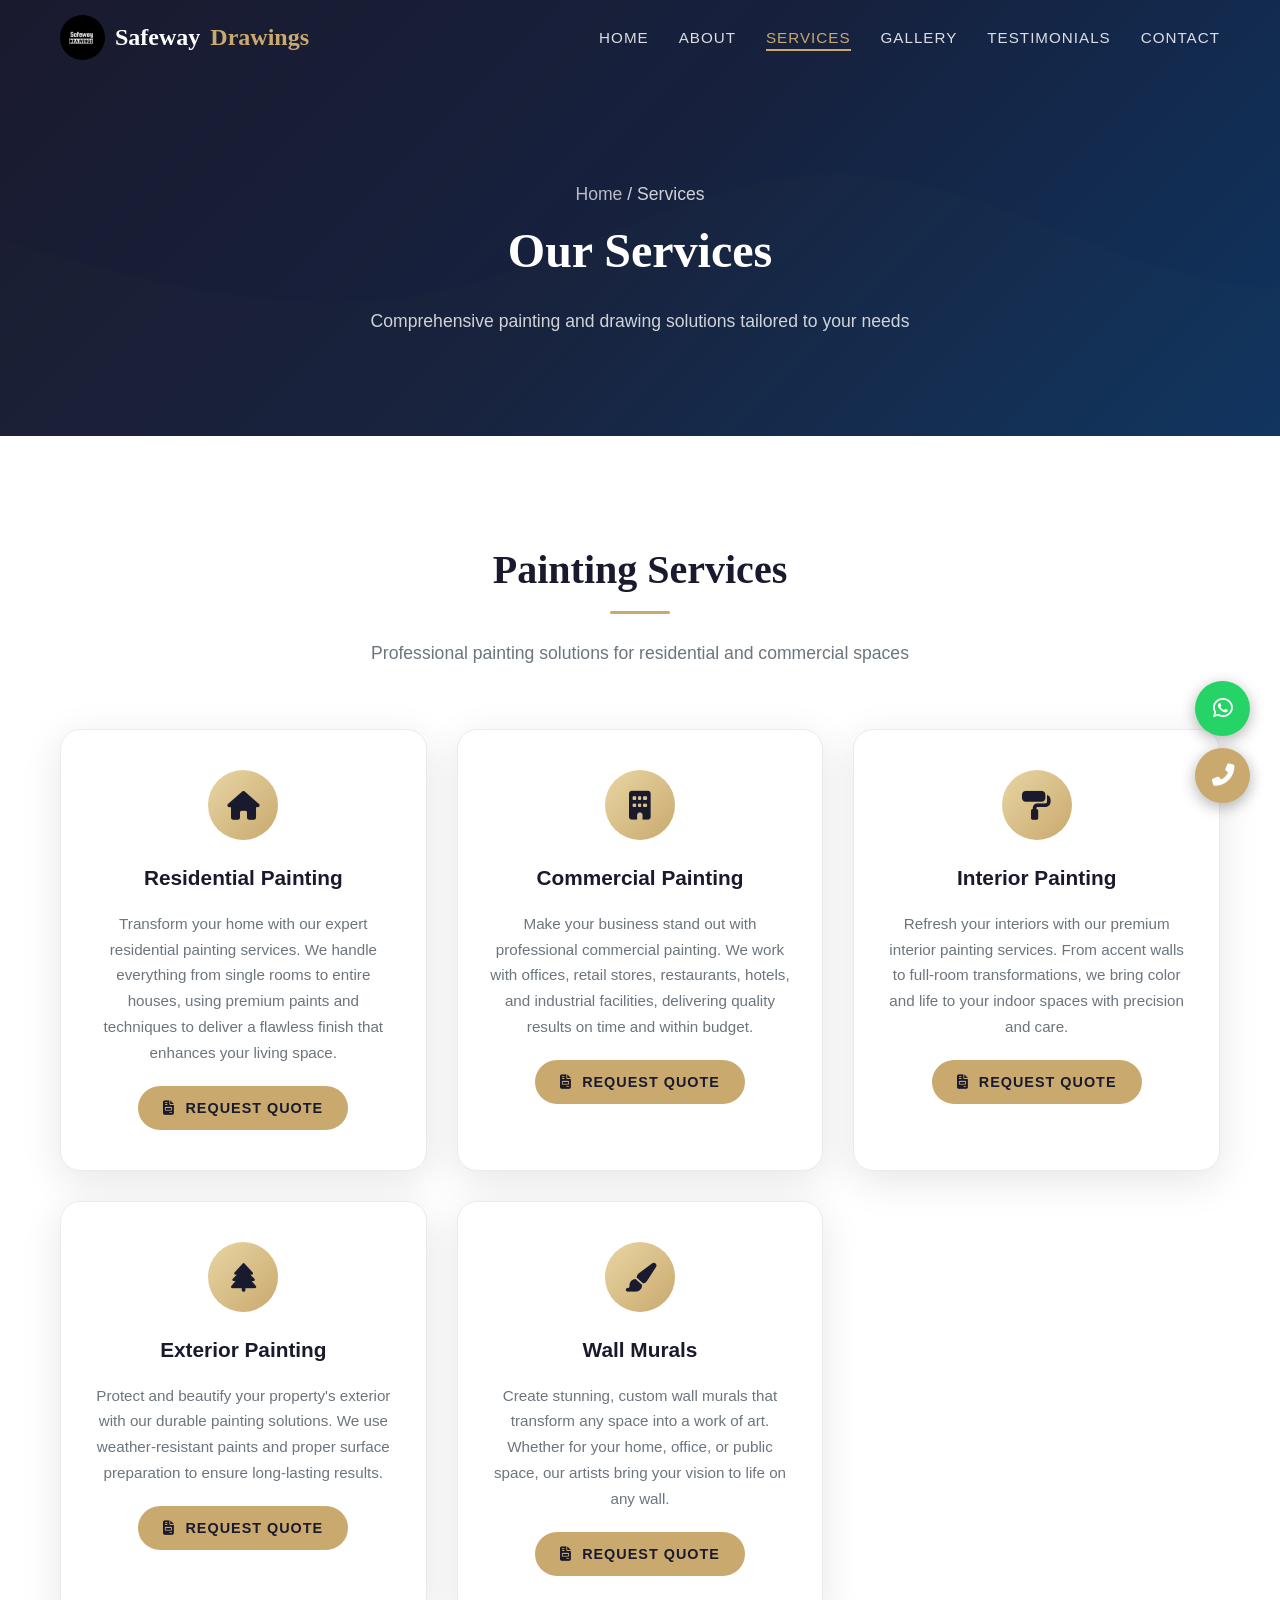
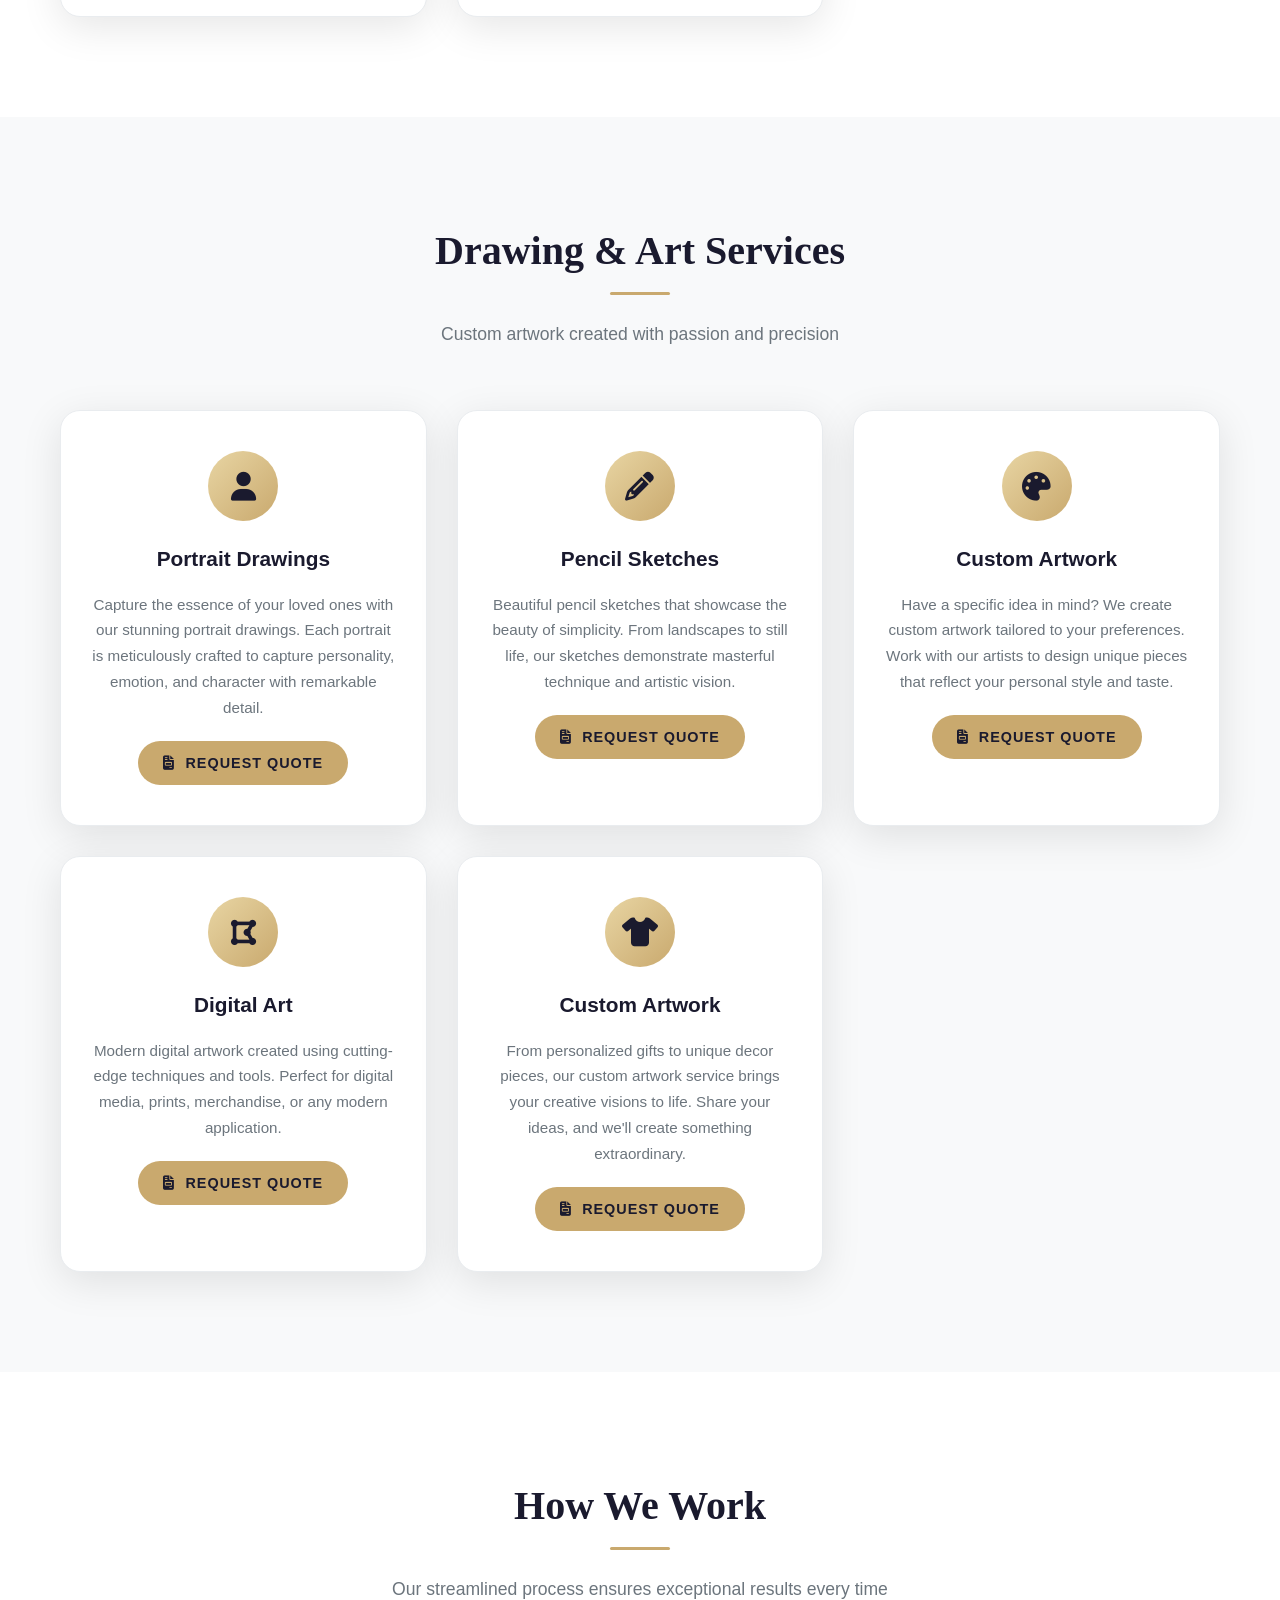
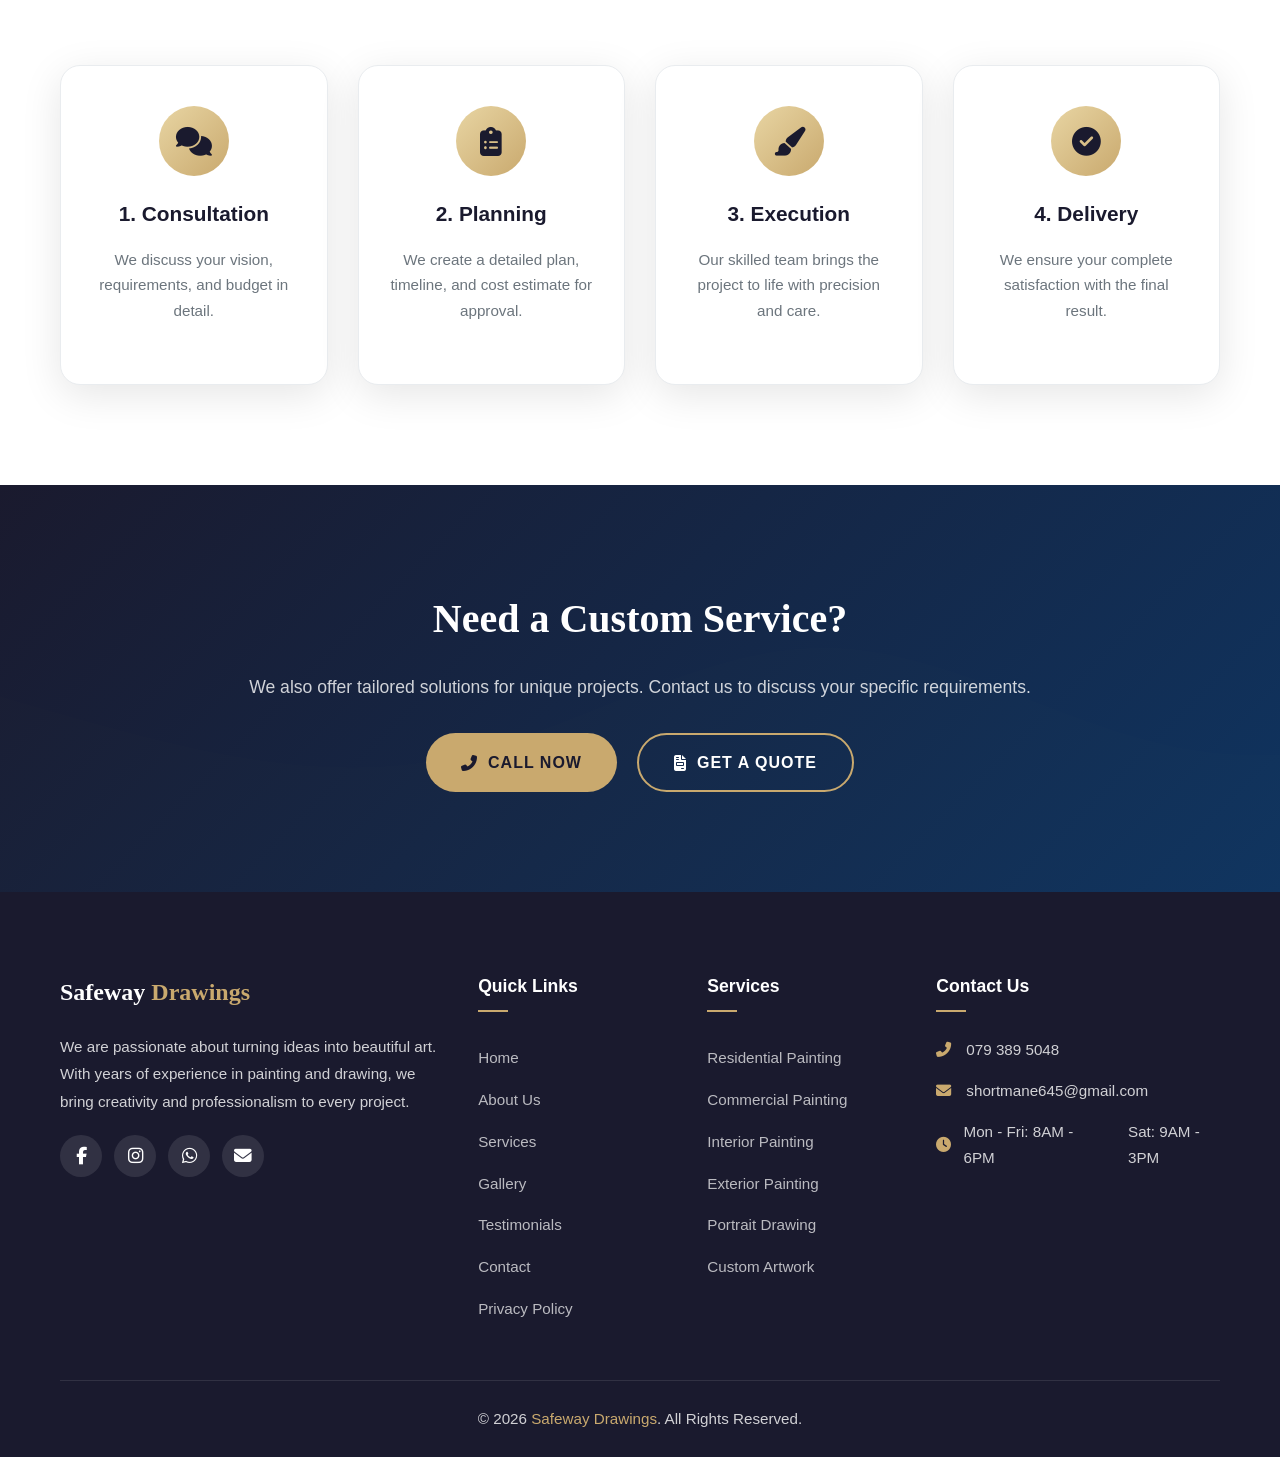
<file: service.html>
<!DOCTYPE html>
<html lang="en">
<head>
    <meta charset="UTF-8">
    <meta name="viewport" content="width=device-width, initial-scale=1.0">
    <meta name="description" content="Professional painting and drawing services by Safeway Drawings. Residential, commercial, interior, exterior painting, portraits, sketches, and custom artwork.">
    <meta name="keywords" content="painting services, drawing services, residential painter, commercial painter, portrait artist, custom artwork, South Africa">
    <meta name="author" content="Safeway Drawings">
    <title>Services | Safeway Drawings</title>
    <link rel="icon" type="image/jpeg" href="images/Logo.jpg">
    <link rel="stylesheet" href="https://cdnjs.cloudflare.com/ajax/libs/font-awesome/6.5.1/css/all.min.css">
    <link rel="stylesheet" href="style.css">
</head>
<body>

    <!-- ===== Preloader ===== -->
    <div id="preloader">
        <div class="loader">
            <div class="loader-icon"></div>
            <p>Safeway Drawings</p>
        </div>
    </div>

    <!-- ===== Navigation ===== -->
    <nav class="navbar">
        <div class="container">
            <a href="index.html" class="nav-brand">
                <img src="images/Logo.jpg" alt="Safeway Drawings Logo">
                Safeway <span>Drawings</span>
            </a>
            <ul class="nav-links">
                <li><a href="index.html">Home</a></li>
                <li><a href="about.html">About</a></li>
                <li><a href="service.html" class="active">Services</a></li>
                <li><a href="project.html">Gallery</a></li>
                <li><a href="testimonials.html">Testimonials</a></li>
                <li><a href="contact.html">Contact</a></li>
            </ul>
            <div class="hamburger">
                <span></span>
                <span></span>
                <span></span>
            </div>
        </div>
    </nav>

    <!-- ===== Page Banner ===== -->
    <section class="page-banner">
        <div class="container">
            <p class="breadcrumb"><a href="index.html">Home</a> / Services</p>
            <h1>Our Services</h1>
            <p>Comprehensive painting and drawing solutions tailored to your needs</p>
        </div>
    </section>

    <!-- ===== Painting Services ===== -->
    <section class="section-padding">
        <div class="container">
            <div class="section-title fade-in">
                <h2>Painting Services</h2>
                <p>Professional painting solutions for residential and commercial spaces</p>
            </div>
            <div class="services-grid">
                <div class="service-card fade-in" id="residential">
                    <div class="icon"><i class="fas fa-home"></i></div>
                    <h3>Residential Painting</h3>
                    <p>Transform your home with our expert residential painting services. We handle everything from single rooms to entire houses, using premium paints and techniques to deliver a flawless finish that enhances your living space.</p>
                    <a href="contact.html" class="btn btn-primary"><i class="fas fa-file-invoice"></i> Request Quote</a>
                </div>
                <div class="service-card fade-in" id="commercial">
                    <div class="icon"><i class="fas fa-building"></i></div>
                    <h3>Commercial Painting</h3>
                    <p>Make your business stand out with professional commercial painting. We work with offices, retail stores, restaurants, hotels, and industrial facilities, delivering quality results on time and within budget.</p>
                    <a href="contact.html" class="btn btn-primary"><i class="fas fa-file-invoice"></i> Request Quote</a>
                </div>
                <div class="service-card fade-in" id="interior">
                    <div class="icon"><i class="fas fa-paint-roller"></i></div>
                    <h3>Interior Painting</h3>
                    <p>Refresh your interiors with our premium interior painting services. From accent walls to full-room transformations, we bring color and life to your indoor spaces with precision and care.</p>
                    <a href="contact.html" class="btn btn-primary"><i class="fas fa-file-invoice"></i> Request Quote</a>
                </div>
                <div class="service-card fade-in" id="exterior">
                    <div class="icon"><i class="fas fa-tree"></i></div>
                    <h3>Exterior Painting</h3>
                    <p>Protect and beautify your property's exterior with our durable painting solutions. We use weather-resistant paints and proper surface preparation to ensure long-lasting results.</p>
                    <a href="contact.html" class="btn btn-primary"><i class="fas fa-file-invoice"></i> Request Quote</a>
                </div>
                <div class="service-card fade-in">
                    <div class="icon"><i class="fas fa-paint-brush"></i></div>
                    <h3>Wall Murals</h3>
                    <p>Create stunning, custom wall murals that transform any space into a work of art. Whether for your home, office, or public space, our artists bring your vision to life on any wall.</p>
                    <a href="contact.html" class="btn btn-primary"><i class="fas fa-file-invoice"></i> Request Quote</a>
                </div>
            </div>
        </div>
    </section>

    <!-- ===== Drawing & Art Services ===== -->
    <section class="section-padding" style="background: var(--off-white);">
        <div class="container">
            <div class="section-title fade-in">
                <h2>Drawing & Art Services</h2>
                <p>Custom artwork created with passion and precision</p>
            </div>
            <div class="services-grid">
                <div class="service-card fade-in" id="portrait">
                    <div class="icon"><i class="fas fa-user"></i></div>
                    <h3>Portrait Drawings</h3>
                    <p>Capture the essence of your loved ones with our stunning portrait drawings. Each portrait is meticulously crafted to capture personality, emotion, and character with remarkable detail.</p>
                    <a href="contact.html" class="btn btn-primary"><i class="fas fa-file-invoice"></i> Request Quote</a>
                </div>
                <div class="service-card fade-in">
                    <div class="icon"><i class="fas fa-pencil-alt"></i></div>
                    <h3>Pencil Sketches</h3>
                    <p>Beautiful pencil sketches that showcase the beauty of simplicity. From landscapes to still life, our sketches demonstrate masterful technique and artistic vision.</p>
                    <a href="contact.html" class="btn btn-primary"><i class="fas fa-file-invoice"></i> Request Quote</a>
                </div>
                <div class="service-card fade-in" id="custom">
                    <div class="icon"><i class="fas fa-palette"></i></div>
                    <h3>Custom Artwork</h3>
                    <p>Have a specific idea in mind? We create custom artwork tailored to your preferences. Work with our artists to design unique pieces that reflect your personal style and taste.</p>
                    <a href="contact.html" class="btn btn-primary"><i class="fas fa-file-invoice"></i> Request Quote</a>
                </div>
                <div class="service-card fade-in">
                    <div class="icon"><i class="fas fa-draw-polygon"></i></div>
                    <h3>Digital Art</h3>
                    <p>Modern digital artwork created using cutting-edge techniques and tools. Perfect for digital media, prints, merchandise, or any modern application.</p>
                    <a href="contact.html" class="btn btn-primary"><i class="fas fa-file-invoice"></i> Request Quote</a>
                </div>
                <div class="service-card fade-in">
                    <div class="icon"><i class="fas fa-tshirt"></i></div>
                    <h3>Custom Artwork</h3>
                    <p>From personalized gifts to unique decor pieces, our custom artwork service brings your creative visions to life. Share your ideas, and we'll create something extraordinary.</p>
                    <a href="contact.html" class="btn btn-primary"><i class="fas fa-file-invoice"></i> Request Quote</a>
                </div>
            </div>
        </div>
    </section>

    <!-- ===== Process Section ===== -->
    <section class="section-padding">
        <div class="container">
            <div class="section-title fade-in">
                <h2>How We Work</h2>
                <p>Our streamlined process ensures exceptional results every time</p>
            </div>
            <div class="services-grid" style="grid-template-columns: repeat(auto-fit, minmax(220px, 1fr));">
                <div class="service-card fade-in">
                    <div class="icon"><i class="fas fa-comments"></i></div>
                    <h3>1. Consultation</h3>
                    <p>We discuss your vision, requirements, and budget in detail.</p>
                </div>
                <div class="service-card fade-in">
                    <div class="icon"><i class="fas fa-clipboard-list"></i></div>
                    <h3>2. Planning</h3>
                    <p>We create a detailed plan, timeline, and cost estimate for approval.</p>
                </div>
                <div class="service-card fade-in">
                    <div class="icon"><i class="fas fa-paint-brush"></i></div>
                    <h3>3. Execution</h3>
                    <p>Our skilled team brings the project to life with precision and care.</p>
                </div>
                <div class="service-card fade-in">
                    <div class="icon"><i class="fas fa-check-circle"></i></div>
                    <h3>4. Delivery</h3>
                    <p>We ensure your complete satisfaction with the final result.</p>
                </div>
            </div>
        </div>
    </section>

    <!-- ===== CTA Section ===== -->
    <section class="section-padding cta-section">
        <div class="container">
            <div class="cta-content fade-in">
                <h2>Need a Custom Service?</h2>
                <p>We also offer tailored solutions for unique projects. Contact us to discuss your specific requirements.</p>
                <div class="hero-buttons">
                    <a href="tel:+27793895048" class="btn btn-primary"><i class="fas fa-phone-alt"></i> Call Now</a>
                    <a href="contact.html" class="btn btn-secondary"><i class="fas fa-file-invoice"></i> Get a Quote</a>
                </div>
            </div>
        </div>
    </section>

    <!-- ===== Footer ===== -->
    <footer class="footer">
        <div class="container">
            <div class="footer-grid">
                <div class="footer-about">
                    <h3>Safeway <span>Drawings</span></h3>
                    <p>We are passionate about turning ideas into beautiful art. With years of experience in painting and drawing, we bring creativity and professionalism to every project.</p>
                    <div class="footer-social">
                        <a href="#" aria-label="Facebook"><i class="fab fa-facebook-f"></i></a>
                        <a href="#" aria-label="Instagram"><i class="fab fa-instagram"></i></a>
                        <a href="https://wa.me/27793895048" aria-label="WhatsApp"><i class="fab fa-whatsapp"></i></a>
                        <a href="mailto:shortmane645@gmail.com" aria-label="Email"><i class="fas fa-envelope"></i></a>
                    </div>
                </div>
                <div>
                    <h4>Quick Links</h4>
                    <div class="footer-links">
                        <a href="index.html">Home</a>
                        <a href="about.html">About Us</a>
                        <a href="service.html">Services</a>
                        <a href="project.html">Gallery</a>
                        <a href="testimonials.html">Testimonials</a>
                        <a href="contact.html">Contact</a>
                        <a href="privacy.html">Privacy Policy</a>
                    </div>
                </div>
                <div>
                    <h4>Services</h4>
                    <div class="footer-links">
                        <a href="service.html">Residential Painting</a>
                        <a href="service.html">Commercial Painting</a>
                        <a href="service.html">Interior Painting</a>
                        <a href="service.html">Exterior Painting</a>
                        <a href="service.html">Portrait Drawing</a>
                        <a href="service.html">Custom Artwork</a>
                    </div>
                </div>
                <div>
                    <h4>Contact Us</h4>
                    <div class="footer-contact">
                        <p><i class="fas fa-phone-alt"></i> <a href="tel:+27793895048">079 389 5048</a></p>
                        <p><i class="fas fa-envelope"></i> <a href="mailto:shortmane645@gmail.com">shortmane645@gmail.com</a></p>
                        <p><i class="fas fa-clock"></i> Mon - Fri: 8AM - 6PM<br><span style="margin-left: 30px;">Sat: 9AM - 3PM</span></p>
                    </div>
                </div>
            </div>
            <div class="footer-bottom">
                <p>&copy; 2026 <span>Safeway Drawings</span>. All Rights Reserved.</p>
            </div>
        </div>
    </footer>

    <!-- ===== Floating Buttons ===== -->
    <div class="floating-buttons">
        <a href="https://wa.me/27793895048" target="_blank" rel="noopener noreferrer" class="floating-btn whatsapp" aria-label="Chat on WhatsApp">
            <i class="fab fa-whatsapp"></i>
            <span class="tooltip">WhatsApp</span>
        </a>
        <a href="tel:+27793895048" class="floating-btn call" aria-label="Call Us">
            <i class="fas fa-phone-alt"></i>
            <span class="tooltip">Call Now</span>
        </a>
        <button class="floating-btn back-to-top" aria-label="Back to Top">
            <i class="fas fa-arrow-up"></i>
            <span class="tooltip">Top</span>
        </button>
    </div>

    <script src="script.js"></script>
</body>
</html>
</file>
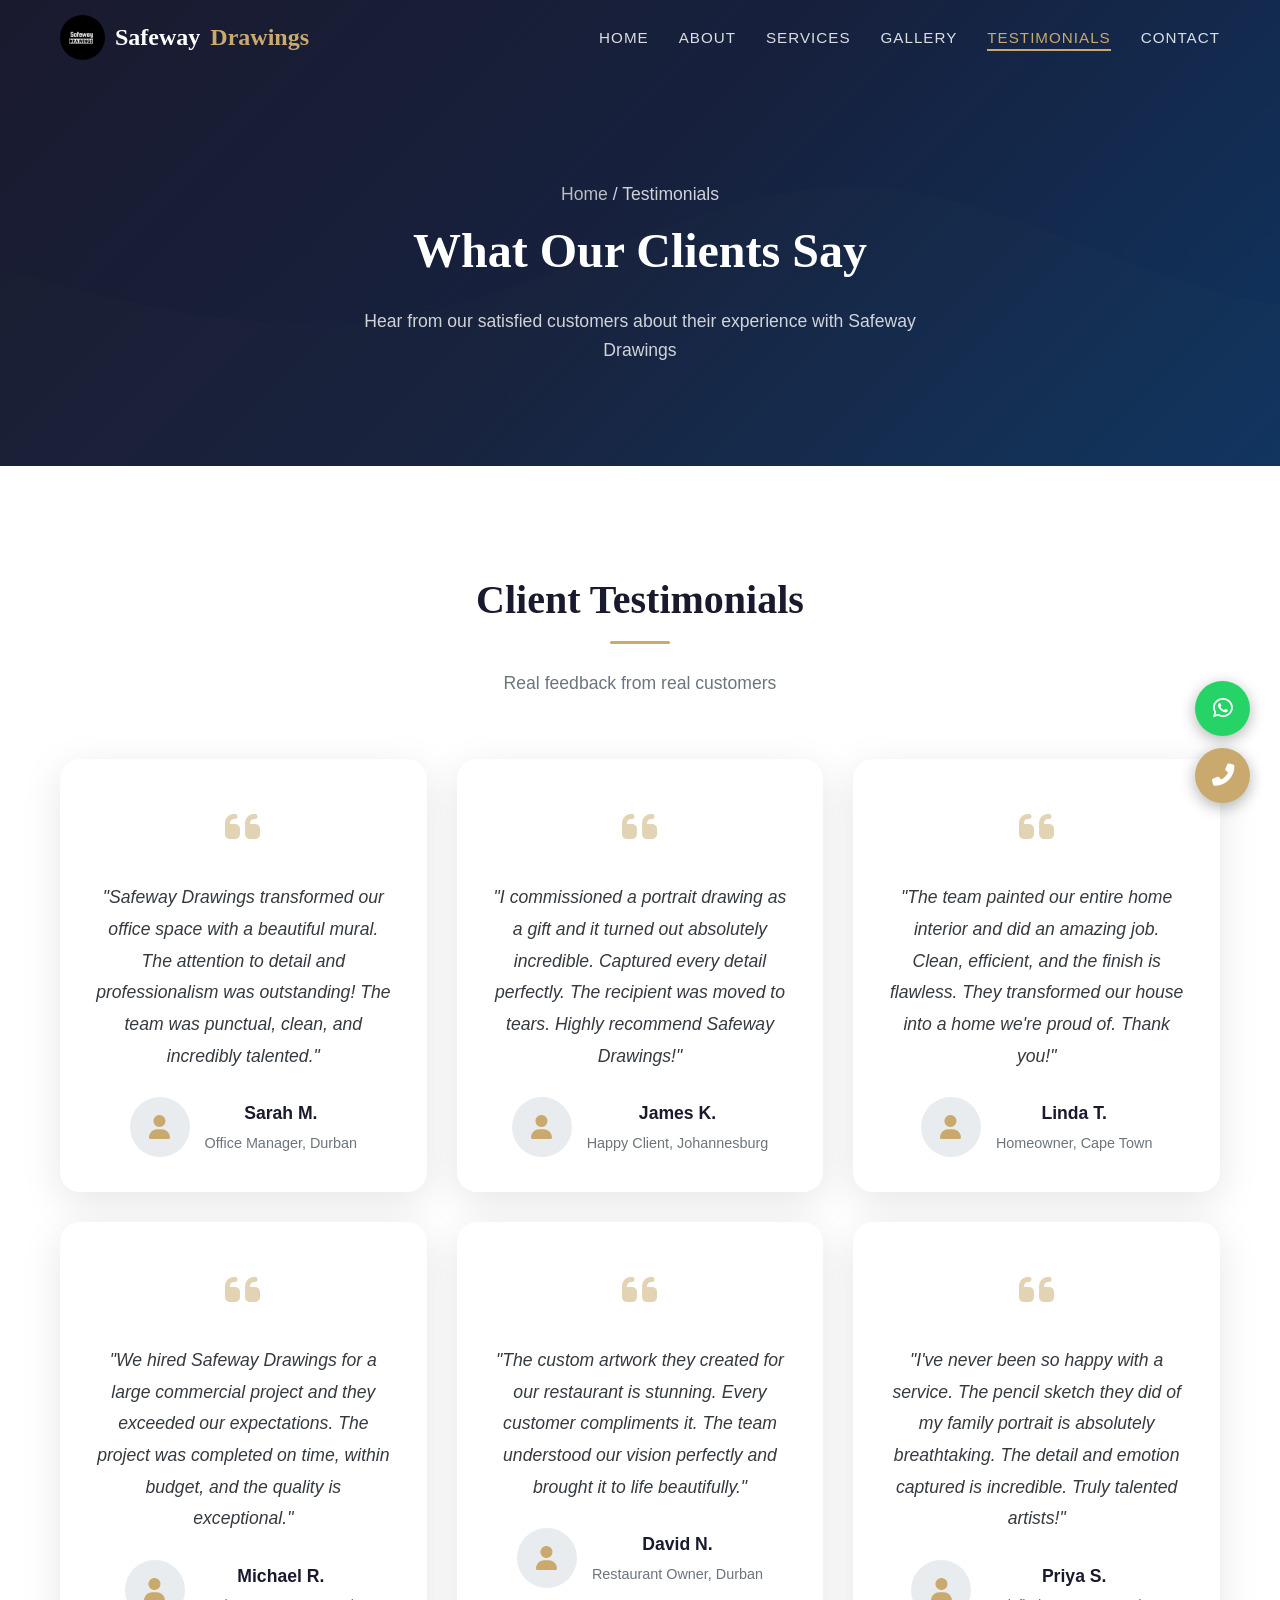
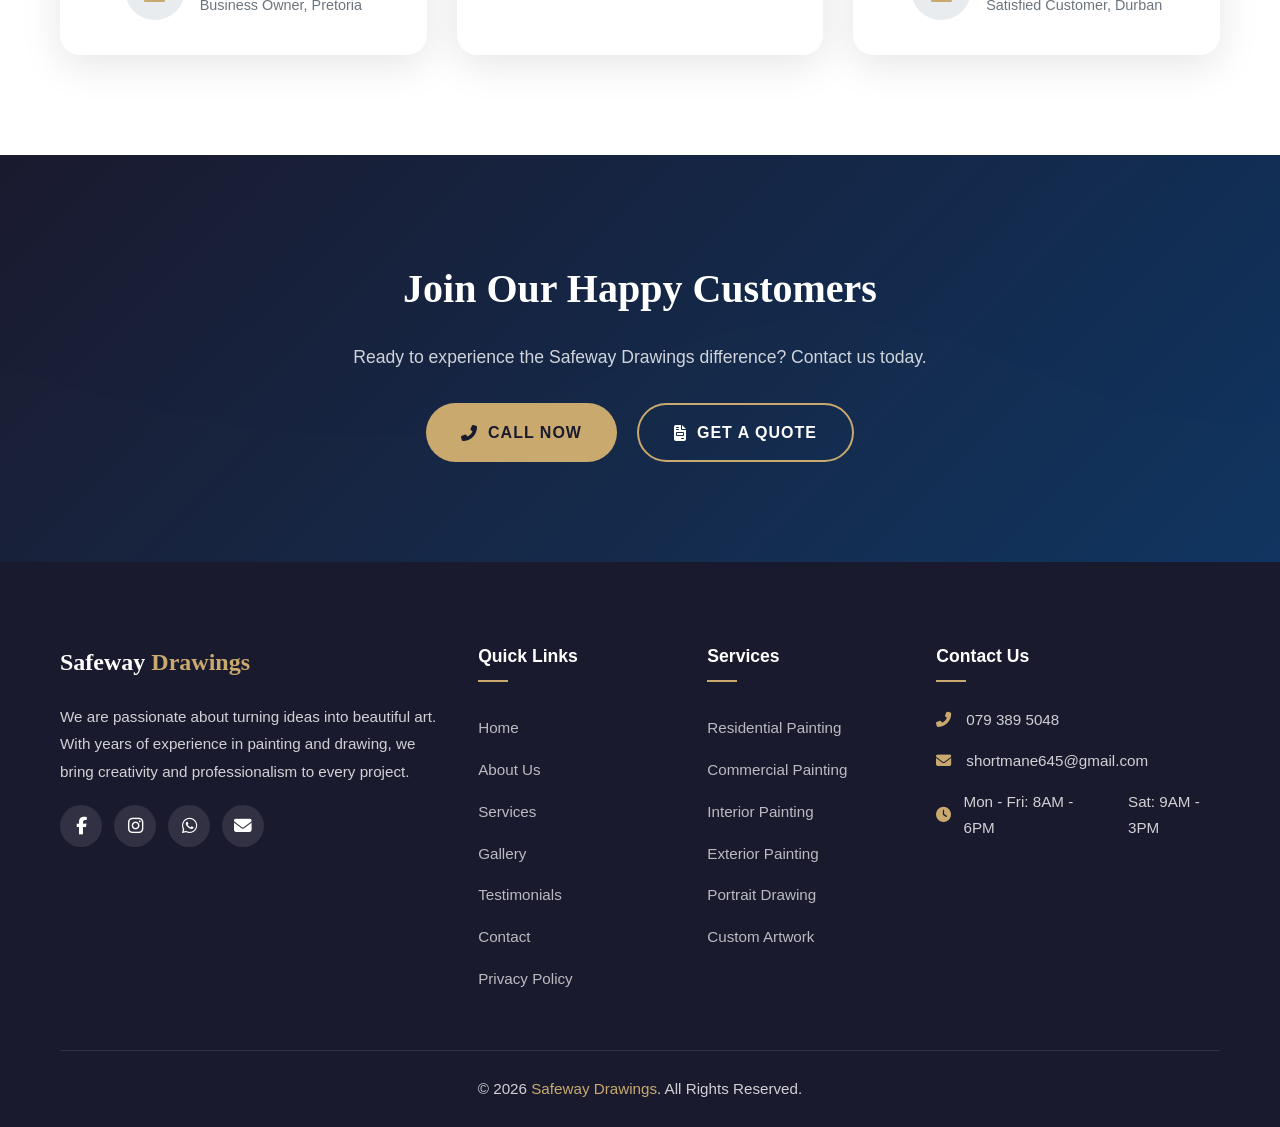
<file: testimonials.html>
<!DOCTYPE html>
<html lang="en">
<head>
    <meta charset="UTF-8">
    <meta name="viewport" content="width=device-width, initial-scale=1.0">
    <meta name="description" content="Read testimonials from our satisfied clients at Safeway Drawings. See why customers trust us for painting and drawing services.">
    <meta name="keywords" content="testimonials, reviews, Safeway Drawings, client feedback, painting reviews">
    <meta name="author" content="Safeway Drawings">
    <title>Testimonials | Safeway Drawings</title>
    <link rel="icon" type="image/jpeg" href="images/Logo.jpg">
    <link rel="stylesheet" href="https://cdnjs.cloudflare.com/ajax/libs/font-awesome/6.5.1/css/all.min.css">
    <link rel="stylesheet" href="style.css">
</head>
<body>

    <!-- ===== Preloader ===== -->
    <div id="preloader">
        <div class="loader">
            <div class="loader-icon"></div>
            <p>Safeway Drawings</p>
        </div>
    </div>

    <!-- ===== Navigation ===== -->
    <nav class="navbar">
        <div class="container">
            <a href="index.html" class="nav-brand">
                <img src="images/Logo.jpg" alt="Safeway Drawings Logo">
                Safeway <span>Drawings</span>
            </a>
            <ul class="nav-links">
                <li><a href="index.html">Home</a></li>
                <li><a href="about.html">About</a></li>
                <li><a href="service.html">Services</a></li>
                <li><a href="project.html">Gallery</a></li>
                <li><a href="testimonials.html" class="active">Testimonials</a></li>
                <li><a href="contact.html">Contact</a></li>
            </ul>
            <div class="hamburger">
                <span></span>
                <span></span>
                <span></span>
            </div>
        </div>
    </nav>

    <!-- ===== Page Banner ===== -->
    <section class="page-banner">
        <div class="container">
            <p class="breadcrumb"><a href="index.html">Home</a> / Testimonials</p>
            <h1>What Our Clients Say</h1>
            <p>Hear from our satisfied customers about their experience with Safeway Drawings</p>
        </div>
    </section>

    <!-- ===== Testimonials Grid ===== -->
    <section class="section-padding">
        <div class="container">
            <div class="section-title fade-in">
                <h2>Client Testimonials</h2>
                <p>Real feedback from real customers</p>
            </div>
            <div style="display: grid; grid-template-columns: repeat(auto-fit, minmax(350px, 1fr)); gap: 30px;">
                <div class="testimonial-card fade-in" style="min-width: unset; padding: 35px;">
                    <div class="quote-icon"><i class="fas fa-quote-left"></i></div>
                    <p>"Safeway Drawings transformed our office space with a beautiful mural. The attention to detail and professionalism was outstanding! The team was punctual, clean, and incredibly talented."</p>
                    <div class="author">
                        <div class="author-img"><i class="fas fa-user"></i></div>
                        <div class="author-info">
                            <h4>Sarah M.</h4>
                            <span>Office Manager, Durban</span>
                        </div>
                    </div>
                </div>
                <div class="testimonial-card fade-in" style="min-width: unset; padding: 35px;">
                    <div class="quote-icon"><i class="fas fa-quote-left"></i></div>
                    <p>"I commissioned a portrait drawing as a gift and it turned out absolutely incredible. Captured every detail perfectly. The recipient was moved to tears. Highly recommend Safeway Drawings!"</p>
                    <div class="author">
                        <div class="author-img"><i class="fas fa-user"></i></div>
                        <div class="author-info">
                            <h4>James K.</h4>
                            <span>Happy Client, Johannesburg</span>
                        </div>
                    </div>
                </div>
                <div class="testimonial-card fade-in" style="min-width: unset; padding: 35px;">
                    <div class="quote-icon"><i class="fas fa-quote-left"></i></div>
                    <p>"The team painted our entire home interior and did an amazing job. Clean, efficient, and the finish is flawless. They transformed our house into a home we're proud of. Thank you!"</p>
                    <div class="author">
                        <div class="author-img"><i class="fas fa-user"></i></div>
                        <div class="author-info">
                            <h4>Linda T.</h4>
                            <span>Homeowner, Cape Town</span>
                        </div>
                    </div>
                </div>
                <div class="testimonial-card fade-in" style="min-width: unset; padding: 35px;">
                    <div class="quote-icon"><i class="fas fa-quote-left"></i></div>
                    <p>"We hired Safeway Drawings for a large commercial project and they exceeded our expectations. The project was completed on time, within budget, and the quality is exceptional."</p>
                    <div class="author">
                        <div class="author-img"><i class="fas fa-user"></i></div>
                        <div class="author-info">
                            <h4>Michael R.</h4>
                            <span>Business Owner, Pretoria</span>
                        </div>
                    </div>
                </div>
                <div class="testimonial-card fade-in" style="min-width: unset; padding: 35px;">
                    <div class="quote-icon"><i class="fas fa-quote-left"></i></div>
                    <p>"The custom artwork they created for our restaurant is stunning. Every customer compliments it. The team understood our vision perfectly and brought it to life beautifully."</p>
                    <div class="author">
                        <div class="author-img"><i class="fas fa-user"></i></div>
                        <div class="author-info">
                            <h4>David N.</h4>
                            <span>Restaurant Owner, Durban</span>
                        </div>
                    </div>
                </div>
                <div class="testimonial-card fade-in" style="min-width: unset; padding: 35px;">
                    <div class="quote-icon"><i class="fas fa-quote-left"></i></div>
                    <p>"I've never been so happy with a service. The pencil sketch they did of my family portrait is absolutely breathtaking. The detail and emotion captured is incredible. Truly talented artists!"</p>
                    <div class="author">
                        <div class="author-img"><i class="fas fa-user"></i></div>
                        <div class="author-info">
                            <h4>Priya S.</h4>
                            <span>Satisfied Customer, Durban</span>
                        </div>
                    </div>
                </div>
            </div>
        </div>
    </section>

    <!-- ===== CTA Section ===== -->
    <section class="section-padding cta-section">
        <div class="container">
            <div class="cta-content fade-in">
                <h2>Join Our Happy Customers</h2>
                <p>Ready to experience the Safeway Drawings difference? Contact us today.</p>
                <div class="hero-buttons">
                    <a href="tel:+27793895048" class="btn btn-primary"><i class="fas fa-phone-alt"></i> Call Now</a>
                    <a href="contact.html" class="btn btn-secondary"><i class="fas fa-file-invoice"></i> Get a Quote</a>
                </div>
            </div>
        </div>
    </section>

    <!-- ===== Footer ===== -->
    <footer class="footer">
        <div class="container">
            <div class="footer-grid">
                <div class="footer-about">
                    <h3>Safeway <span>Drawings</span></h3>
                    <p>We are passionate about turning ideas into beautiful art. With years of experience in painting and drawing, we bring creativity and professionalism to every project.</p>
                    <div class="footer-social">
                        <a href="#" aria-label="Facebook"><i class="fab fa-facebook-f"></i></a>
                        <a href="#" aria-label="Instagram"><i class="fab fa-instagram"></i></a>
                        <a href="https://wa.me/27793895048" aria-label="WhatsApp"><i class="fab fa-whatsapp"></i></a>
                        <a href="mailto:shortmane645@gmail.com" aria-label="Email"><i class="fas fa-envelope"></i></a>
                    </div>
                </div>
                <div>
                    <h4>Quick Links</h4>
                    <div class="footer-links">
                        <a href="index.html">Home</a>
                        <a href="about.html">About Us</a>
                        <a href="service.html">Services</a>
                        <a href="project.html">Gallery</a>
                        <a href="testimonials.html">Testimonials</a>
                        <a href="contact.html">Contact</a>
                        <a href="privacy.html">Privacy Policy</a>
                    </div>
                </div>
                <div>
                    <h4>Services</h4>
                    <div class="footer-links">
                        <a href="service.html">Residential Painting</a>
                        <a href="service.html">Commercial Painting</a>
                        <a href="service.html">Interior Painting</a>
                        <a href="service.html">Exterior Painting</a>
                        <a href="service.html">Portrait Drawing</a>
                        <a href="service.html">Custom Artwork</a>
                    </div>
                </div>
                <div>
                    <h4>Contact Us</h4>
                    <div class="footer-contact">
                        <p><i class="fas fa-phone-alt"></i> <a href="tel:+27793895048">079 389 5048</a></p>
                        <p><i class="fas fa-envelope"></i> <a href="mailto:shortmane645@gmail.com">shortmane645@gmail.com</a></p>
                        <p><i class="fas fa-clock"></i> Mon - Fri: 8AM - 6PM<br><span style="margin-left: 30px;">Sat: 9AM - 3PM</span></p>
                    </div>
                </div>
            </div>
            <div class="footer-bottom">
                <p>&copy; 2026 <span>Safeway Drawings</span>. All Rights Reserved.</p>
            </div>
        </div>
    </footer>

    <!-- ===== Floating Buttons ===== -->
    <div class="floating-buttons">
        <a href="https://wa.me/27793895048" target="_blank" rel="noopener noreferrer" class="floating-btn whatsapp" aria-label="Chat on WhatsApp">
            <i class="fab fa-whatsapp"></i>
            <span class="tooltip">WhatsApp</span>
        </a>
        <a href="tel:+27793895048" class="floating-btn call" aria-label="Call Us">
            <i class="fas fa-phone-alt"></i>
            <span class="tooltip">Call Now</span>
        </a>
        <button class="floating-btn back-to-top" aria-label="Back to Top">
            <i class="fas fa-arrow-up"></i>
            <span class="tooltip">Top</span>
        </button>
    </div>

    <script src="script.js"></script>
</body>
</html>
</file>
<file: style.css>
/* ==========================================
   SAFEWAY DRAWINGS - Complete Stylesheet
   Premium Business Website
   ========================================== */

/* ----- CSS Variables ----- */
:root {
    --gold: #C9A96E;
    --gold-light: #E8D5A3;
    --gold-dark: #A8874A;
    --dark: #1A1A2E;
    --dark-2: #16213E;
    --dark-3: #0F3460;
    --white: #FFFFFF;
    --off-white: #F8F9FA;
    --gray: #6C757D;
    --gray-light: #E9ECEF;
    --gray-dark: #343A40;
    --shadow: 0 10px 40px rgba(0, 0, 0, 0.1);
    --shadow-hover: 0 20px 60px rgba(0, 0, 0, 0.15);
    --glass-bg: rgba(255, 255, 255, 0.1);
    --glass-border: rgba(255, 255, 255, 0.2);
    --glass-shadow: 0 8px 32px rgba(0, 0, 0, 0.1);
    --transition: all 0.3s ease;
    --font-primary: 'Segoe UI', Tahoma, Geneva, Verdana, sans-serif;
    --font-heading: 'Georgia', 'Times New Roman', serif;
    --radius: 12px;
    --radius-lg: 20px;
}

/* ----- Reset & Base ----- */
*,
*::before,
*::after {
    margin: 0;
    padding: 0;
    box-sizing: border-box;
}

html {
    scroll-behavior: smooth;
    font-size: 16px;
}

body {
    font-family: var(--font-primary);
    color: var(--dark);
    background: var(--white);
    line-height: 1.7;
    overflow-x: hidden;
}

a {
    text-decoration: none;
    color: inherit;
    transition: var(--transition);
}

ul {
    list-style: none;
}

img {
    max-width: 100%;
    height: auto;
    display: block;
}

.container {
    width: 100%;
    max-width: 1200px;
    margin: 0 auto;
    padding: 0 20px;
}

.section-padding {
    padding: 100px 0;
}

.section-title {
    text-align: center;
    margin-bottom: 60px;
}

.section-title h2 {
    font-family: var(--font-heading);
    font-size: 2.5rem;
    color: var(--dark);
    margin-bottom: 15px;
    position: relative;
    display: inline-block;
}

.section-title h2::after {
    content: '';
    position: absolute;
    bottom: -10px;
    left: 50%;
    transform: translateX(-50%);
    width: 60px;
    height: 3px;
    background: var(--gold);
    border-radius: 2px;
}

.section-title p {
    color: var(--gray);
    font-size: 1.1rem;
    max-width: 600px;
    margin: 20px auto 0;
}

/* ----- Preloader / Loading Screen ----- */
#preloader {
    position: fixed;
    top: 0;
    left: 0;
    width: 100%;
    height: 100%;
    background: var(--dark);
    display: flex;
    align-items: center;
    justify-content: center;
    z-index: 99999;
    transition: opacity 0.5s ease, visibility 0.5s ease;
}

#preloader.hidden {
    opacity: 0;
    visibility: hidden;
}

.loader {
    text-align: center;
}

.loader-icon {
    width: 60px;
    height: 60px;
    border: 4px solid rgba(201, 169, 110, 0.2);
    border-top-color: var(--gold);
    border-radius: 50%;
    animation: spin 1s linear infinite;
    margin: 0 auto 20px;
}

@keyframes spin {
    to { transform: rotate(360deg); }
}

.loader p {
    color: var(--gold);
    font-size: 1.1rem;
    letter-spacing: 2px;
    text-transform: uppercase;
}

/* ----- Navigation ----- */
.navbar {
    position: fixed;
    top: 0;
    left: 0;
    width: 100%;
    z-index: 1000;
    padding: 15px 0;
    transition: var(--transition);
    background: transparent;
}

.navbar.scrolled {
    background: rgba(26, 26, 46, 0.95);
    backdrop-filter: blur(20px);
    -webkit-backdrop-filter: blur(20px);
    padding: 10px 0;
    box-shadow: 0 2px 20px rgba(0, 0, 0, 0.3);
}

.navbar .container {
    display: flex;
    align-items: center;
    justify-content: space-between;
}

.nav-brand {
    display: flex;
    align-items: center;
    gap: 10px;
    font-family: var(--font-heading);
    font-size: 1.5rem;
    color: var(--white);
    font-weight: 700;
}

.nav-brand img {
    width: 45px;
    height: 45px;
    border-radius: 50%;
    object-fit: cover;
}

.nav-brand span {
    color: var(--gold);
}

.nav-links {
    display: flex;
    align-items: center;
    gap: 30px;
}

.nav-links a {
    color: rgba(255, 255, 255, 0.85);
    font-size: 0.95rem;
    font-weight: 500;
    position: relative;
    padding: 5px 0;
    text-transform: uppercase;
    letter-spacing: 1px;
}

.nav-links a::after {
    content: '';
    position: absolute;
    bottom: 0;
    left: 0;
    width: 0;
    height: 2px;
    background: var(--gold);
    transition: var(--transition);
}

.nav-links a:hover::after,
.nav-links a.active::after {
    width: 100%;
}

.nav-links a:hover,
.nav-links a.active {
    color: var(--gold);
}

/* Hamburger Menu */
.hamburger {
    display: none;
    flex-direction: column;
    cursor: pointer;
    gap: 5px;
    padding: 5px;
}

.hamburger span {
    width: 28px;
    height: 3px;
    background: var(--white);
    border-radius: 3px;
    transition: var(--transition);
}

.hamburger.active span:nth-child(1) {
    transform: rotate(45deg) translate(5px, 6px);
}

.hamburger.active span:nth-child(2) {
    opacity: 0;
}

.hamburger.active span:nth-child(3) {
    transform: rotate(-45deg) translate(5px, -6px);
}

/* ----- Hero Section ----- */
.hero {
    position: relative;
    min-height: 100vh;
    display: flex;
    align-items: center;
    justify-content: center;
    background: linear-gradient(135deg, var(--dark) 0%, var(--dark-2) 50%, var(--dark-3) 100%);
    overflow: hidden;
}

.hero::before {
    content: '';
    position: absolute;
    top: 0;
    left: 0;
    width: 100%;
    height: 100%;
    background: url('data:image/svg+xml,<svg xmlns="http://www.w3.org/2000/svg" viewBox="0 0 1440 320"><path fill="rgba(201,169,110,0.05)" d="M0,96L48,112C96,128,192,160,288,186.7C384,213,480,235,576,213.3C672,192,768,128,864,128C960,128,1056,192,1152,208C1248,224,1344,192,1392,176L1440,160L1440,320L1392,320C1344,320,1248,320,1152,320C1056,320,960,320,864,320C768,320,672,320,576,320C480,320,384,320,288,320C192,320,96,320,48,320L0,320Z"/></svg>') no-repeat bottom;
    background-size: cover;
    opacity: 0.3;
}

.hero-content {
    text-align: center;
    z-index: 1;
    padding: 0 20px;
    max-width: 850px;
}

.hero-content .logo-placeholder {
    width: 120px;
    height: 120px;
    border-radius: 50%;
    background: var(--glass-bg);
    border: 3px solid var(--gold);
    margin: 0 auto 30px;
    display: flex;
    align-items: center;
    justify-content: center;
    overflow: hidden;
    backdrop-filter: blur(10px);
}

.hero-content .logo-placeholder img {
    width: 100%;
    height: 100%;
    object-fit: cover;
}

.hero-content .welcome-badge {
    display: inline-block;
    background: var(--glass-bg);
    backdrop-filter: blur(10px);
    border: 1px solid var(--glass-border);
    padding: 8px 25px;
    border-radius: 50px;
    color: var(--gold-light);
    font-size: 0.9rem;
    letter-spacing: 2px;
    text-transform: uppercase;
    margin-bottom: 20px;
}

.hero-content h1 {
    font-family: var(--font-heading);
    font-size: 4rem;
    color: var(--white);
    margin-bottom: 15px;
    line-height: 1.2;
}

.hero-content h1 span {
    color: var(--gold);
}

.hero-content .tagline {
    font-size: 1.5rem;
    color: var(--gold-light);
    margin-bottom: 10px;
    font-weight: 300;
}

.hero-content .subtitle {
    font-size: 1.1rem;
    color: rgba(255, 255, 255, 0.7);
    margin-bottom: 35px;
    max-width: 600px;
    margin-left: auto;
    margin-right: auto;
}

.hero-buttons {
    display: flex;
    gap: 20px;
    justify-content: center;
    flex-wrap: wrap;
}

.btn {
    display: inline-flex;
    align-items: center;
    gap: 10px;
    padding: 14px 35px;
    border-radius: 50px;
    font-size: 1rem;
    font-weight: 600;
    cursor: pointer;
    transition: var(--transition);
    border: none;
    font-family: var(--font-primary);
    text-transform: uppercase;
    letter-spacing: 1px;
}

.btn-primary {
    background: var(--gold);
    color: var(--dark);
}

.btn-primary:hover {
    background: var(--gold-light);
    transform: translateY(-3px);
    box-shadow: 0 10px 30px rgba(201, 169, 110, 0.3);
}

.btn-secondary {
    background: transparent;
    color: var(--white);
    border: 2px solid var(--gold);
}

.btn-secondary:hover {
    background: var(--gold);
    color: var(--dark);
    transform: translateY(-3px);
}

.btn-outline {
    background: transparent;
    color: var(--gold);
    border: 2px solid var(--gold);
}

.btn-outline:hover {
    background: var(--gold);
    color: var(--dark);
}

.btn-dark {
    background: var(--dark);
    color: var(--white);
}

.btn-dark:hover {
    background: var(--dark-2);
    transform: translateY(-3px);
}

/* Hero Wave */
.hero-wave {
    position: absolute;
    bottom: 0;
    left: 0;
    width: 100%;
    line-height: 0;
}

.hero-wave svg {
    display: block;
    width: 100%;
}

/* ----- Buttons & CTA ----- */
.cta-section {
    background: linear-gradient(135deg, var(--dark) 0%, var(--dark-3) 100%);
    color: var(--white);
    text-align: center;
    position: relative;
    overflow: hidden;
}

.cta-section::before {
    content: '';
    position: absolute;
    top: 0;
    left: 0;
    width: 100%;
    height: 100%;
    background: url('data:image/svg+xml,<svg xmlns="http://www.w3.org/2000/svg" viewBox="0 0 1440 320"><path fill="rgba(201,169,110,0.05)" d="M0,96L48,112C96,128,192,160,288,186.7C384,213,480,235,576,213.3C672,192,768,128,864,128C960,128,1056,192,1152,208C1248,224,1344,192,1392,176L1440,160L1440,320L1392,320C1344,320,1248,320,1152,320C1056,320,960,320,864,320C768,320,672,320,576,320C480,320,384,320,288,320C192,320,96,320,48,320L0,320Z"/></svg>') no-repeat bottom;
    background-size: cover;
    opacity: 0.2;
}

.cta-content {
    position: relative;
    z-index: 1;
}

.cta-content h2 {
    font-family: var(--font-heading);
    font-size: 2.5rem;
    margin-bottom: 20px;
}

.cta-content p {
    color: rgba(255, 255, 255, 0.8);
    margin-bottom: 30px;
    font-size: 1.1rem;
}

/* ----- Services Section ----- */
.services-grid {
    display: grid;
    grid-template-columns: repeat(auto-fit, minmax(280px, 1fr));
    gap: 30px;
}

.service-card {
    background: var(--white);
    border-radius: var(--radius-lg);
    padding: 40px 30px;
    text-align: center;
    box-shadow: var(--shadow);
    transition: var(--transition);
    border: 1px solid var(--gray-light);
    position: relative;
    overflow: hidden;
}

.service-card::before {
    content: '';
    position: absolute;
    top: 0;
    left: 0;
    width: 100%;
    height: 4px;
    background: var(--gold);
    transform: scaleX(0);
    transform-origin: left;
    transition: var(--transition);
}

.service-card:hover::before {
    transform: scaleX(1);
}

.service-card:hover {
    transform: translateY(-10px);
    box-shadow: var(--shadow-hover);
}

.service-card .icon {
    width: 70px;
    height: 70px;
    background: linear-gradient(135deg, var(--gold-light), var(--gold));
    border-radius: 50%;
    display: flex;
    align-items: center;
    justify-content: center;
    margin: 0 auto 20px;
    font-size: 1.8rem;
    color: var(--dark);
    transition: var(--transition);
}

.service-card:hover .icon {
    transform: scale(1.1) rotateY(180deg);
}

.service-card h3 {
    font-size: 1.3rem;
    margin-bottom: 15px;
    color: var(--dark);
}

.service-card p {
    color: var(--gray);
    margin-bottom: 20px;
    font-size: 0.95rem;
}

.service-card .btn {
    padding: 10px 25px;
    font-size: 0.9rem;
}

/* ----- About Section ----- */
.about-grid {
    display: grid;
    grid-template-columns: 1fr 1fr;
    gap: 60px;
    align-items: center;
}

.about-image {
    position: relative;
}

.about-image img {
    border-radius: var(--radius-lg);
    box-shadow: var(--shadow);
    width: 100%;
}

.about-image::before {
    content: '';
    position: absolute;
    top: -20px;
    left: -20px;
    width: 100%;
    height: 100%;
    border: 4px solid var(--gold);
    border-radius: var(--radius-lg);
    z-index: -1;
}

.about-content h2 {
    font-family: var(--font-heading);
    font-size: 2.2rem;
    margin-bottom: 20px;
    color: var(--dark);
}

.about-content h2 span {
    color: var(--gold);
}

.about-content p {
    color: var(--gray);
    margin-bottom: 20px;
    font-size: 1.05rem;
}

.about-features {
    display: grid;
    grid-template-columns: 1fr 1fr;
    gap: 15px;
    margin-top: 30px;
}

.about-feature {
    display: flex;
    align-items: center;
    gap: 10px;
    padding: 12px 20px;
    background: var(--off-white);
    border-radius: var(--radius);
}

.about-feature i {
    color: var(--gold);
    font-size: 1.2rem;
}

/* ----- Stats / Counters ----- */
.stats-section {
    background: linear-gradient(135deg, var(--dark) 0%, var(--dark-3) 100%);
    padding: 80px 0;
}

.stats-grid {
    display: grid;
    grid-template-columns: repeat(4, 1fr);
    gap: 30px;
}

.stat-item {
    text-align: center;
    color: var(--white);
}

.stat-item .number {
    font-size: 3rem;
    font-weight: 700;
    color: var(--gold);
    margin-bottom: 10px;
    font-family: var(--font-heading);
}

.stat-item .label {
    font-size: 1rem;
    color: rgba(255, 255, 255, 0.8);
    text-transform: uppercase;
    letter-spacing: 1px;
}

/* ----- Why Choose Us ----- */
.why-grid {
    display: grid;
    grid-template-columns: repeat(auto-fit, minmax(250px, 1fr));
    gap: 30px;
}

.why-card {
    background: var(--white);
    padding: 35px 25px;
    border-radius: var(--radius-lg);
    text-align: center;
    box-shadow: var(--shadow);
    transition: var(--transition);
    border: 1px solid var(--gray-light);
}

.why-card:hover {
    transform: translateY(-8px);
    box-shadow: var(--shadow-hover);
}

.why-card .icon {
    width: 60px;
    height: 60px;
    background: var(--off-white);
    border-radius: 50%;
    display: flex;
    align-items: center;
    justify-content: center;
    margin: 0 auto 20px;
    font-size: 1.5rem;
    color: var(--gold);
    transition: var(--transition);
}

.why-card:hover .icon {
    background: var(--gold);
    color: var(--white);
}

.why-card h3 {
    margin-bottom: 15px;
    color: var(--dark);
}

.why-card p {
    color: var(--gray);
    font-size: 0.95rem;
}

/* ----- Testimonials Section ----- */
.testimonials-section {
    background: var(--off-white);
}

.testimonials-slider {
    max-width: 800px;
    margin: 0 auto;
    position: relative;
    overflow: hidden;
}

.testimonial-track {
    display: flex;
    transition: transform 0.5s ease;
}

.testimonial-card {
    min-width: 100%;
    padding: 40px;
    background: var(--white);
    border-radius: var(--radius-lg);
    box-shadow: var(--shadow);
    text-align: center;
}

.testimonial-card .quote-icon {
    font-size: 2.5rem;
    color: var(--gold);
    margin-bottom: 20px;
    opacity: 0.5;
}

.testimonial-card p {
    font-size: 1.1rem;
    color: var(--gray-dark);
    line-height: 1.8;
    margin-bottom: 25px;
    font-style: italic;
}

.testimonial-card .author {
    display: flex;
    align-items: center;
    justify-content: center;
    gap: 15px;
}

.testimonial-card .author-img {
    width: 60px;
    height: 60px;
    border-radius: 50%;
    background: var(--gray-light);
    display: flex;
    align-items: center;
    justify-content: center;
    font-size: 1.5rem;
    color: var(--gold);
    overflow: hidden;
}

.testimonial-card .author-info h4 {
    font-size: 1.1rem;
    color: var(--dark);
}

.testimonial-card .author-info span {
    font-size: 0.9rem;
    color: var(--gray);
}

.testimonial-dots {
    display: flex;
    justify-content: center;
    gap: 10px;
    margin-top: 30px;
}

.testimonial-dot {
    width: 12px;
    height: 12px;
    border-radius: 50%;
    background: var(--gray-light);
    cursor: pointer;
    transition: var(--transition);
    border: none;
}

.testimonial-dot.active {
    background: var(--gold);
    transform: scale(1.3);
}

/* ----- Gallery Section ----- */
.gallery-filters {
    display: flex;
    justify-content: center;
    gap: 15px;
    margin-bottom: 40px;
    flex-wrap: wrap;
}

.filter-btn {
    padding: 10px 25px;
    border-radius: 50px;
    border: 2px solid var(--gray-light);
    background: transparent;
    font-size: 0.95rem;
    font-weight: 500;
    cursor: pointer;
    transition: var(--transition);
    font-family: var(--font-primary);
    color: var(--gray);
}

.filter-btn.active,
.filter-btn:hover {
    background: var(--gold);
    border-color: var(--gold);
    color: var(--dark);
}

.gallery-grid {
    display: grid;
    grid-template-columns: repeat(auto-fill, minmax(280px, 1fr));
    gap: 20px;
}

.gallery-item {
    position: relative;
    border-radius: var(--radius);
    overflow: hidden;
    cursor: pointer;
    aspect-ratio: 1;
}

.gallery-item img {
    width: 100%;
    height: 100%;
    object-fit: cover;
    transition: var(--transition);
}

.gallery-item:hover img {
    transform: scale(1.1);
}

.gallery-item .overlay {
    position: absolute;
    top: 0;
    left: 0;
    width: 100%;
    height: 100%;
    background: rgba(26, 26, 46, 0.8);
    display: flex;
    flex-direction: column;
    align-items: center;
    justify-content: center;
    opacity: 0;
    transition: var(--transition);
}

.gallery-item:hover .overlay {
    opacity: 1;
}

.gallery-item .overlay i {
    font-size: 2rem;
    color: var(--gold);
    margin-bottom: 10px;
}

.gallery-item .overlay span {
    color: var(--white);
    font-size: 1.1rem;
    font-weight: 500;
}

/* ----- Lightbox ----- */
.lightbox {
    position: fixed;
    top: 0;
    left: 0;
    width: 100%;
    height: 100%;
    background: rgba(0, 0, 0, 0.95);
    z-index: 9999;
    display: flex;
    align-items: center;
    justify-content: center;
    opacity: 0;
    visibility: hidden;
    transition: var(--transition);
}

.lightbox.active {
    opacity: 1;
    visibility: visible;
}

.lightbox img {
    max-width: 90%;
    max-height: 85vh;
    border-radius: var(--radius);
    transform: scale(0.9);
    transition: var(--transition);
}

.lightbox.active img {
    transform: scale(1);
}

.lightbox-close {
    position: absolute;
    top: 30px;
    right: 30px;
    width: 50px;
    height: 50px;
    background: rgba(255, 255, 255, 0.1);
    border: none;
    border-radius: 50%;
    color: var(--white);
    font-size: 1.5rem;
    cursor: pointer;
    display: flex;
    align-items: center;
    justify-content: center;
    transition: var(--transition);
}

.lightbox-close:hover {
    background: rgba(255, 255, 255, 0.2);
    transform: rotate(90deg);
}

.lightbox-nav {
    position: absolute;
    top: 50%;
    transform: translateY(-50%);
    width: 50px;
    height: 50px;
    background: rgba(255, 255, 255, 0.1);
    border: none;
    border-radius: 50%;
    color: var(--white);
    font-size: 1.5rem;
    cursor: pointer;
    display: flex;
    align-items: center;
    justify-content: center;
    transition: var(--transition);
}

.lightbox-nav:hover {
    background: rgba(255, 255, 255, 0.2);
}

.lightbox-prev {
    left: 30px;
}

.lightbox-next {
    right: 30px;
}

/* ----- Contact Form ----- */
.contact-grid {
    display: grid;
    grid-template-columns: 1fr 1fr;
    gap: 50px;
}

.contact-info-cards {
    display: grid;
    gap: 20px;
}

.contact-card {
    background: var(--white);
    padding: 30px;
    border-radius: var(--radius);
    box-shadow: var(--shadow);
    display: flex;
    align-items: flex-start;
    gap: 20px;
    border: 1px solid var(--gray-light);
    transition: var(--transition);
}

.contact-card:hover {
    transform: translateY(-5px);
    box-shadow: var(--shadow-hover);
}

.contact-card .icon {
    width: 55px;
    height: 55px;
    min-width: 55px;
    background: linear-gradient(135deg, var(--gold-light), var(--gold));
    border-radius: 50%;
    display: flex;
    align-items: center;
    justify-content: center;
    font-size: 1.3rem;
    color: var(--dark);
}

.contact-card h4 {
    font-size: 1.1rem;
    margin-bottom: 5px;
    color: var(--dark);
}

.contact-card p {
    color: var(--gray);
    font-size: 0.95rem;
}

.contact-form {
    background: var(--white);
    padding: 40px;
    border-radius: var(--radius-lg);
    box-shadow: var(--shadow);
}

.contact-form h3 {
    font-family: var(--font-heading);
    font-size: 1.5rem;
    margin-bottom: 30px;
    color: var(--dark);
}

.form-group {
    margin-bottom: 20px;
}

.form-group label {
    display: block;
    margin-bottom: 8px;
    font-weight: 500;
    color: var(--dark);
    font-size: 0.95rem;
}

.form-group input,
.form-group textarea,
.form-group select {
    width: 100%;
    padding: 14px 18px;
    border: 2px solid var(--gray-light);
    border-radius: var(--radius);
    font-size: 1rem;
    font-family: var(--font-primary);
    transition: var(--transition);
    background: var(--off-white);
    color: var(--dark);
}

.form-group input:focus,
.form-group textarea:focus,
.form-group select:focus {
    outline: none;
    border-color: var(--gold);
    background: var(--white);
    box-shadow: 0 0 0 4px rgba(201, 169, 110, 0.1);
}

.form-group textarea {
    height: 150px;
    resize: vertical;
}

.form-group .error {
    color: #dc3545;
    font-size: 0.85rem;
    margin-top: 5px;
    display: none;
}

.form-group.error input,
.form-group.error textarea {
    border-color: #dc3545;
}

.form-group.success input,
.form-group.success textarea {
    border-color: #28a745;
}

.form-row {
    display: grid;
    grid-template-columns: 1fr 1fr;
    gap: 20px;
}

/* ----- FAQ Section ----- */
.faq-list {
    max-width: 800px;
    margin: 0 auto;
}

.faq-item {
    background: var(--white);
    border-radius: var(--radius);
    margin-bottom: 15px;
    box-shadow: var(--shadow);
    border: 1px solid var(--gray-light);
    overflow: hidden;
}

.faq-question {
    padding: 20px 25px;
    display: flex;
    align-items: center;
    justify-content: space-between;
    cursor: pointer;
    font-weight: 600;
    color: var(--dark);
    font-size: 1.05rem;
    transition: var(--transition);
}

.faq-question:hover {
    color: var(--gold);
}

.faq-question i {
    transition: var(--transition);
    color: var(--gold);
}

.faq-item.active .faq-question i {
    transform: rotate(45deg);
}

.faq-answer {
    max-height: 0;
    overflow: hidden;
    transition: max-height 0.3s ease;
}

.faq-answer p {
    padding: 0 25px 20px;
    color: var(--gray);
    line-height: 1.8;
}

.faq-item.active .faq-answer {
    max-height: 500px;
}

/* ----- Newsletter ----- */
.newsletter {
    background: var(--off-white);
}

.newsletter-box {
    max-width: 600px;
    margin: 0 auto;
    text-align: center;
}

.newsletter-box h3 {
    font-family: var(--font-heading);
    font-size: 2rem;
    margin-bottom: 15px;
    color: var(--dark);
}

.newsletter-box p {
    color: var(--gray);
    margin-bottom: 30px;
}

.newsletter-form {
    display: flex;
    gap: 10px;
    max-width: 500px;
    margin: 0 auto;
}

.newsletter-form input {
    flex: 1;
    padding: 16px 20px;
    border: 2px solid var(--gray-light);
    border-radius: 50px;
    font-size: 1rem;
    font-family: var(--font-primary);
    transition: var(--transition);
}

.newsletter-form input:focus {
    outline: none;
    border-color: var(--gold);
}

.newsletter-form .btn {
    padding: 16px 30px;
    white-space: nowrap;
}

/* ----- Page Banner / Header ----- */
.page-banner {
    padding: 180px 0 100px;
    background: linear-gradient(135deg, var(--dark) 0%, var(--dark-2) 50%, var(--dark-3) 100%);
    text-align: center;
    position: relative;
    overflow: hidden;
}

.page-banner::before {
    content: '';
    position: absolute;
    top: 0;
    left: 0;
    width: 100%;
    height: 100%;
    background: url('data:image/svg+xml,<svg xmlns="http://www.w3.org/2000/svg" viewBox="0 0 1440 320"><path fill="rgba(201,169,110,0.05)" d="M0,96L48,112C96,128,192,160,288,186.7C384,213,480,235,576,213.3C672,192,768,128,864,128C960,128,1056,192,1152,208C1248,224,1344,192,1392,176L1440,160L1440,320L1392,320C1344,320,1248,320,1152,320C1056,320,960,320,864,320C768,320,672,320,576,320C480,320,384,320,288,320C192,320,96,320,48,320L0,320Z"/></svg>') no-repeat bottom;
    background-size: cover;
    opacity: 0.3;
}

.page-banner h1 {
    font-family: var(--font-heading);
    font-size: 3rem;
    color: var(--white);
    margin-bottom: 15px;
    position: relative;
    z-index: 1;
}

.page-banner p {
    font-size: 1.1rem;
    color: rgba(255, 255, 255, 0.8);
    max-width: 600px;
    margin: 0 auto;
    position: relative;
    z-index: 1;
}

.breadcrumb {
    color: var(--gold);
    margin-bottom: 15px;
    font-size: 0.95rem;
    position: relative;
    z-index: 1;
}

.breadcrumb a {
    color: rgba(255, 255, 255, 0.7);
}

.breadcrumb a:hover {
    color: var(--gold);
}

/* ----- Values / Mission Section ----- */
.values-grid {
    display: grid;
    grid-template-columns: repeat(auto-fit, minmax(250px, 1fr));
    gap: 30px;
}

.value-card {
    background: var(--white);
    padding: 35px 25px;
    border-radius: var(--radius-lg);
    text-align: center;
    box-shadow: var(--shadow);
    border: 1px solid var(--gray-light);
    transition: var(--transition);
}

.value-card:hover {
    transform: translateY(-8px);
    box-shadow: var(--shadow-hover);
}

.value-card .icon {
    width: 70px;
    height: 70px;
    background: var(--off-white);
    border-radius: 50%;
    display: flex;
    align-items: center;
    justify-content: center;
    margin: 0 auto 20px;
    font-size: 1.8rem;
    color: var(--gold);
    transition: var(--transition);
}

.value-card:hover .icon {
    background: var(--gold);
    color: var(--white);
}

.value-card h3 {
    margin-bottom: 15px;
    font-size: 1.2rem;
    color: var(--dark);
}

.value-card p {
    color: var(--gray);
    font-size: 0.95rem;
}

/* ----- Mission/Vision ----- */
.mission-vision {
    display: grid;
    grid-template-columns: 1fr 1fr;
    gap: 40px;
}

.mission-box,
.vision-box {
    padding: 40px;
    border-radius: var(--radius-lg);
    border: 1px solid var(--gray-light);
    transition: var(--transition);
}

.mission-box {
    background: var(--white);
    box-shadow: var(--shadow);
}

.vision-box {
    background: var(--dark);
    color: var(--white);
}

.mission-box:hover,
.vision-box:hover {
    transform: translateY(-5px);
    box-shadow: var(--shadow-hover);
}

.mission-box h3,
.vision-box h3 {
    font-family: var(--font-heading);
    font-size: 1.5rem;
    margin-bottom: 15px;
    display: flex;
    align-items: center;
    gap: 10px;
}

.mission-box h3 i,
.vision-box h3 i {
    color: var(--gold);
}

.mission-box p,
.vision-box p {
    font-size: 1.05rem;
    line-height: 1.8;
}

.vision-box p {
    color: rgba(255, 255, 255, 0.85);
}

/* ----- 404 Page ----- */
.error-page {
    min-height: 100vh;
    display: flex;
    align-items: center;
    justify-content: center;
    background: var(--dark);
    text-align: center;
    padding: 20px;
}

.error-page h1 {
    font-size: 10rem;
    font-family: var(--font-heading);
    color: var(--gold);
    line-height: 1;
    margin-bottom: 20px;
    text-shadow: 0 0 40px rgba(201, 169, 110, 0.3);
}

.error-page h2 {
    font-size: 2rem;
    color: var(--white);
    margin-bottom: 15px;
}

.error-page p {
    color: rgba(255, 255, 255, 0.7);
    margin-bottom: 30px;
    font-size: 1.1rem;
}

/* ----- Privacy Policy ----- */
.privacy-content {
    max-width: 800px;
    margin: 0 auto;
}

.privacy-content h2 {
    font-family: var(--font-heading);
    font-size: 1.8rem;
    color: var(--dark);
    margin-top: 40px;
    margin-bottom: 20px;
}

.privacy-content h3 {
    font-size: 1.3rem;
    color: var(--dark);
    margin-top: 30px;
    margin-bottom: 15px;
}

.privacy-content p {
    color: var(--gray);
    margin-bottom: 15px;
    line-height: 1.8;
}

.privacy-content ul {
    list-style: disc;
    padding-left: 20px;
    margin-bottom: 15px;
}

.privacy-content ul li {
    color: var(--gray);
    margin-bottom: 8px;
}

/* ----- Footer ----- */
.footer {
    background: var(--dark);
    color: rgba(255, 255, 255, 0.8);
    padding: 80px 0 0;
}

.footer-grid {
    display: grid;
    grid-template-columns: 2fr 1fr 1fr 1.5fr;
    gap: 40px;
    margin-bottom: 50px;
}

.footer-about h3 {
    font-family: var(--font-heading);
    font-size: 1.5rem;
    color: var(--white);
    margin-bottom: 20px;
}

.footer-about h3 span {
    color: var(--gold);
}

.footer-about p {
    font-size: 0.95rem;
    margin-bottom: 20px;
    line-height: 1.8;
}

.footer-social {
    display: flex;
    gap: 12px;
}

.footer-social a {
    width: 42px;
    height: 42px;
    border-radius: 50%;
    background: rgba(255, 255, 255, 0.1);
    display: flex;
    align-items: center;
    justify-content: center;
    color: var(--white);
    font-size: 1.1rem;
    transition: var(--transition);
}

.footer-social a:hover {
    background: var(--gold);
    color: var(--dark);
    transform: translateY(-3px);
}

.footer h4 {
    font-size: 1.1rem;
    color: var(--white);
    margin-bottom: 25px;
    position: relative;
    padding-bottom: 10px;
}

.footer h4::after {
    content: '';
    position: absolute;
    bottom: 0;
    left: 0;
    width: 30px;
    height: 2px;
    background: var(--gold);
}

.footer-links a {
    display: block;
    padding: 8px 0;
    color: rgba(255, 255, 255, 0.7);
    font-size: 0.95rem;
    transition: var(--transition);
}

.footer-links a:hover {
    color: var(--gold);
    padding-left: 5px;
}

.footer-contact p {
    display: flex;
    align-items: center;
    gap: 10px;
    margin-bottom: 15px;
    font-size: 0.95rem;
}

.footer-contact i {
    color: var(--gold);
    width: 20px;
}

.footer-bottom {
    padding: 25px 0;
    border-top: 1px solid rgba(255, 255, 255, 0.1);
    text-align: center;
    font-size: 0.95rem;
}

.footer-bottom span {
    color: var(--gold);
}

/* ----- Floating Buttons ----- */
.floating-buttons {
    position: fixed;
    bottom: 30px;
    right: 30px;
    z-index: 999;
    display: flex;
    flex-direction: column;
    gap: 12px;
}

.floating-btn {
    width: 55px;
    height: 55px;
    border-radius: 50%;
    display: flex;
    align-items: center;
    justify-content: center;
    font-size: 1.4rem;
    color: var(--white);
    border: none;
    cursor: pointer;
    transition: var(--transition);
    box-shadow: 0 4px 15px rgba(0, 0, 0, 0.3);
    position: relative;
}

.floating-btn .tooltip {
    position: absolute;
    right: 65px;
    background: var(--dark);
    color: var(--white);
    padding: 6px 15px;
    border-radius: 6px;
    font-size: 0.85rem;
    white-space: nowrap;
    opacity: 0;
    visibility: hidden;
    transition: var(--transition);
    font-weight: 500;
}

.floating-btn .tooltip::after {
    content: '';
    position: absolute;
    right: -6px;
    top: 50%;
    transform: translateY(-50%);
    border-left: 6px solid var(--dark);
    border-top: 6px solid transparent;
    border-bottom: 6px solid transparent;
}

.floating-btn:hover .tooltip {
    opacity: 1;
    visibility: visible;
}

.floating-btn.whatsapp {
    background: #25D366;
}

.floating-btn.whatsapp:hover {
    background: #1DA851;
    transform: scale(1.1);
    box-shadow: 0 6px 20px rgba(37, 211, 102, 0.4);
}

.floating-btn.call {
    background: var(--gold);
}

.floating-btn.call:hover {
    background: var(--gold-dark);
    transform: scale(1.1);
    box-shadow: 0 6px 20px rgba(201, 169, 110, 0.4);
}

.floating-btn.back-to-top {
    background: rgba(26, 26, 46, 0.8);
    backdrop-filter: blur(10px);
    font-size: 1rem;
    opacity: 0;
    visibility: hidden;
    transform: translateY(20px);
}

.floating-btn.back-to-top.visible {
    opacity: 1;
    visibility: visible;
    transform: translateY(0);
}

.floating-btn.back-to-top:hover {
    background: var(--dark);
    transform: scale(1.1);
}

/* ----- Fade-in Animations ----- */
.fade-in {
    opacity: 0;
    transform: translateY(40px);
    transition: opacity 0.6s ease, transform 0.6s ease;
}

.fade-in.visible {
    opacity: 1;
    transform: translateY(0);
}

.fade-in-left {
    opacity: 0;
    transform: translateX(-40px);
    transition: opacity 0.6s ease, transform 0.6s ease;
}

.fade-in-left.visible {
    opacity: 1;
    transform: translateX(0);
}

.fade-in-right {
    opacity: 0;
    transform: translateX(40px);
    transition: opacity 0.6s ease, transform 0.6s ease;
}

.fade-in-right.visible {
    opacity: 1;
    transform: translateX(0);
}

.fade-in-up {
    opacity: 0;
    transform: translateY(60px);
    transition: opacity 0.6s ease, transform 0.6s ease;
}

.fade-in-up.visible {
    opacity: 1;
    transform: translateY(0);
}

/* ----- Glassmorphism ----- */
.glass {
    background: var(--glass-bg);
    backdrop-filter: blur(12px);
    -webkit-backdrop-filter: blur(12px);
    border: 1px solid var(--glass-border);
    border-radius: var(--radius-lg);
    box-shadow: var(--glass-shadow);
}

/* ----- Responsive ----- */
@media (max-width: 1024px) {
    .footer-grid {
        grid-template-columns: 1fr 1fr;
    }
    
    .hero-content h1 {
        font-size: 3rem;
    }

    .stats-grid {
        grid-template-columns: repeat(2, 1fr);
        gap: 30px;
    }
}

@media (max-width: 768px) {
    .hamburger {
        display: flex;
    }

    .nav-links {
        position: fixed;
        top: 0;
        right: -100%;
        width: 280px;
        height: 100vh;
        background: rgba(26, 26, 46, 0.98);
        backdrop-filter: blur(20px);
        flex-direction: column;
        padding: 100px 30px 30px;
        transition: right 0.3s ease;
        gap: 15px;
        align-items: flex-start;
    }

    .nav-links.active {
        right: 0;
    }

    .nav-links a {
        font-size: 1.1rem;
    }

    .hero-content h1 {
        font-size: 2.2rem;
    }

    .hero-content .tagline {
        font-size: 1.2rem;
    }

    .section-title h2 {
        font-size: 2rem;
    }

    .about-grid,
    .contact-grid,
    .mission-vision {
        grid-template-columns: 1fr;
    }

    .form-row {
        grid-template-columns: 1fr;
    }

    .hero-buttons {
        flex-direction: column;
        align-items: center;
    }

    .btn {
        width: 100%;
        justify-content: center;
        max-width: 300px;
    }

    .page-banner h1 {
        font-size: 2.2rem;
    }

    .footer-grid {
        grid-template-columns: 1fr;
    }

    .newsletter-form {
        flex-direction: column;
    }

    .gallery-grid {
        grid-template-columns: repeat(2, 1fr);
    }

    .stats-grid {
        grid-template-columns: repeat(2, 1fr);
        gap: 20px;
    }

    .stat-item .number {
        font-size: 2rem;
    }
}

@media (max-width: 480px) {
    .hero-content h1 {
        font-size: 1.8rem;
    }

    .hero-content .tagline {
        font-size: 1rem;
    }

    .section-title h2 {
        font-size: 1.6rem;
    }

    .gallery-grid {
        grid-template-columns: 1fr;
    }

    .about-features {
        grid-template-columns: 1fr;
    }

    .floating-buttons {
        bottom: 20px;
        right: 20px;
    }

    .floating-btn {
        width: 48px;
        height: 48px;
        font-size: 1.2rem;
    }
}

/* ----- Selection ----- */
::selection {
    background: var(--gold);
    color: var(--dark);
}

/* ----- Scrollbar ----- */
::-webkit-scrollbar {
    width: 10px;
}

::-webkit-scrollbar-track {
    background: var(--gray-light);
}

::-webkit-scrollbar-thumb {
    background: var(--gold);
    border-radius: 5px;
}

::-webkit-scrollbar-thumb:hover {
    background: var(--gold-dark);
}
</file>
